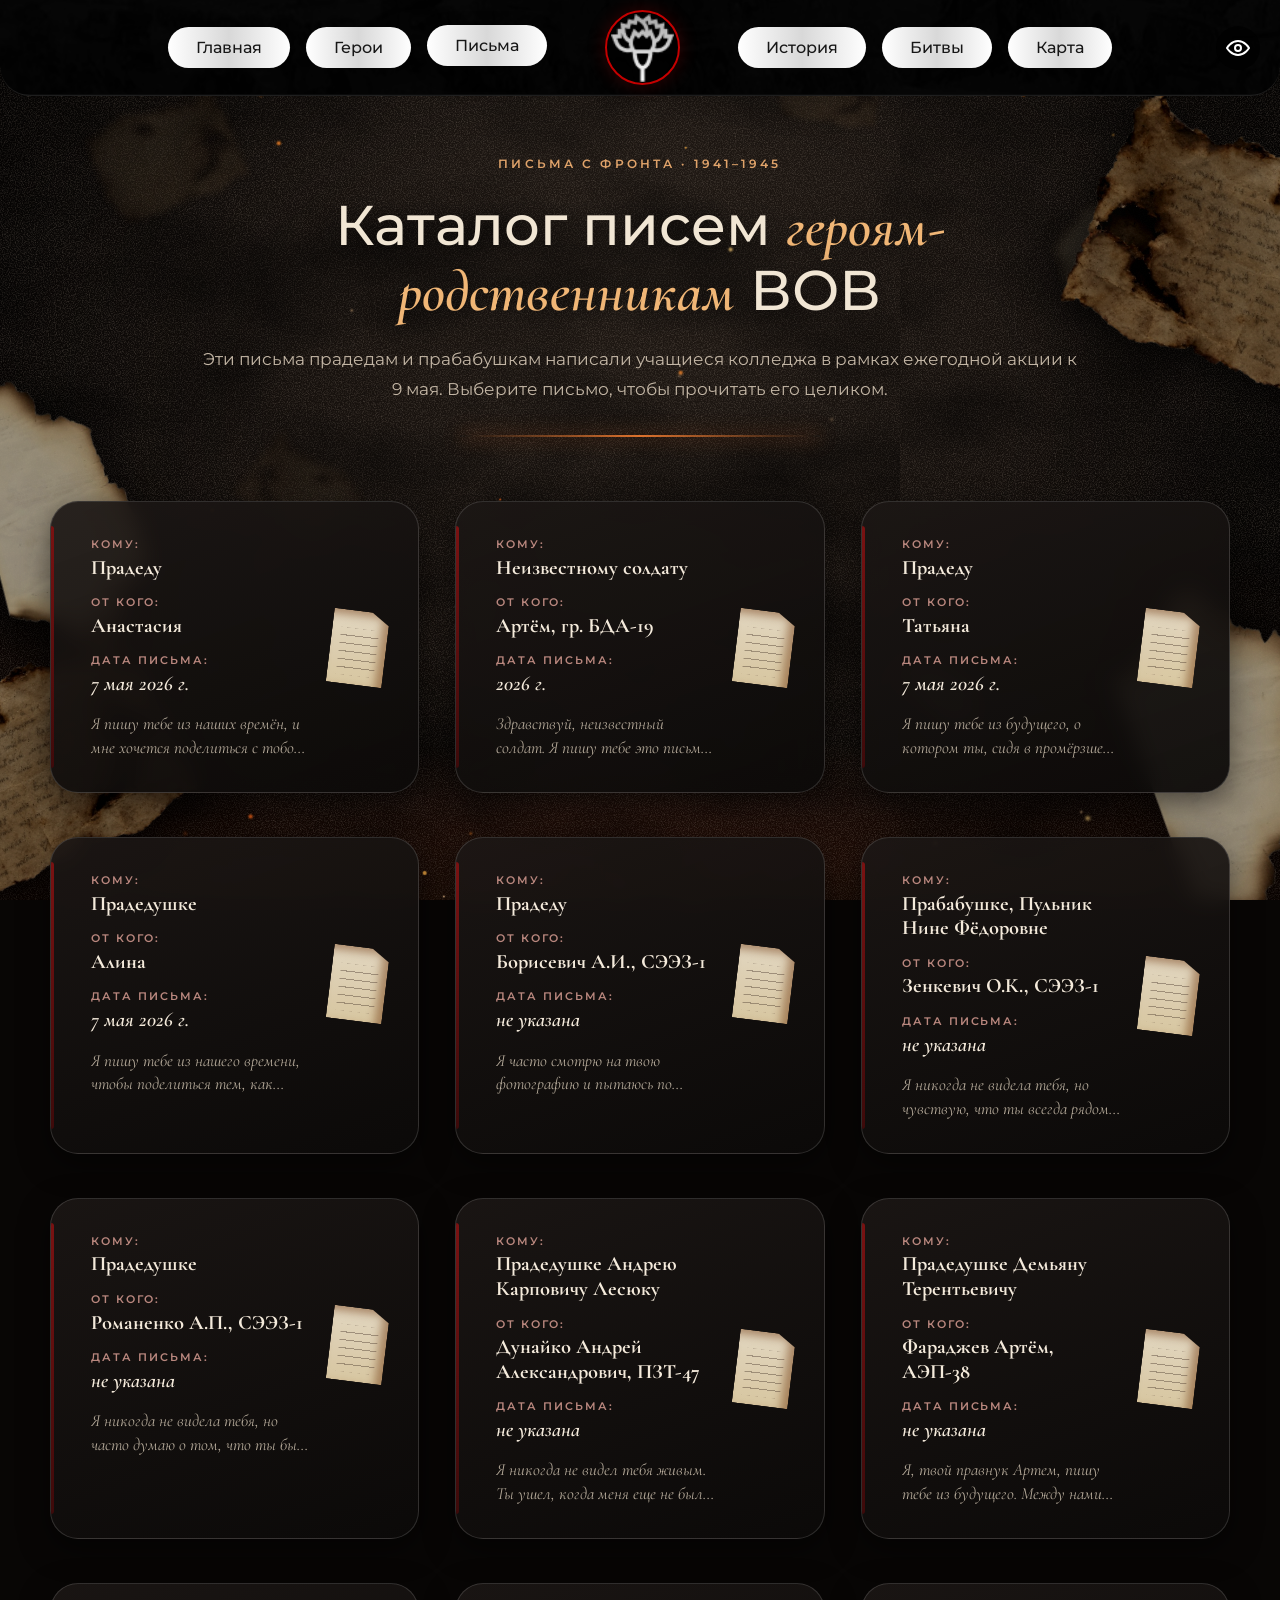
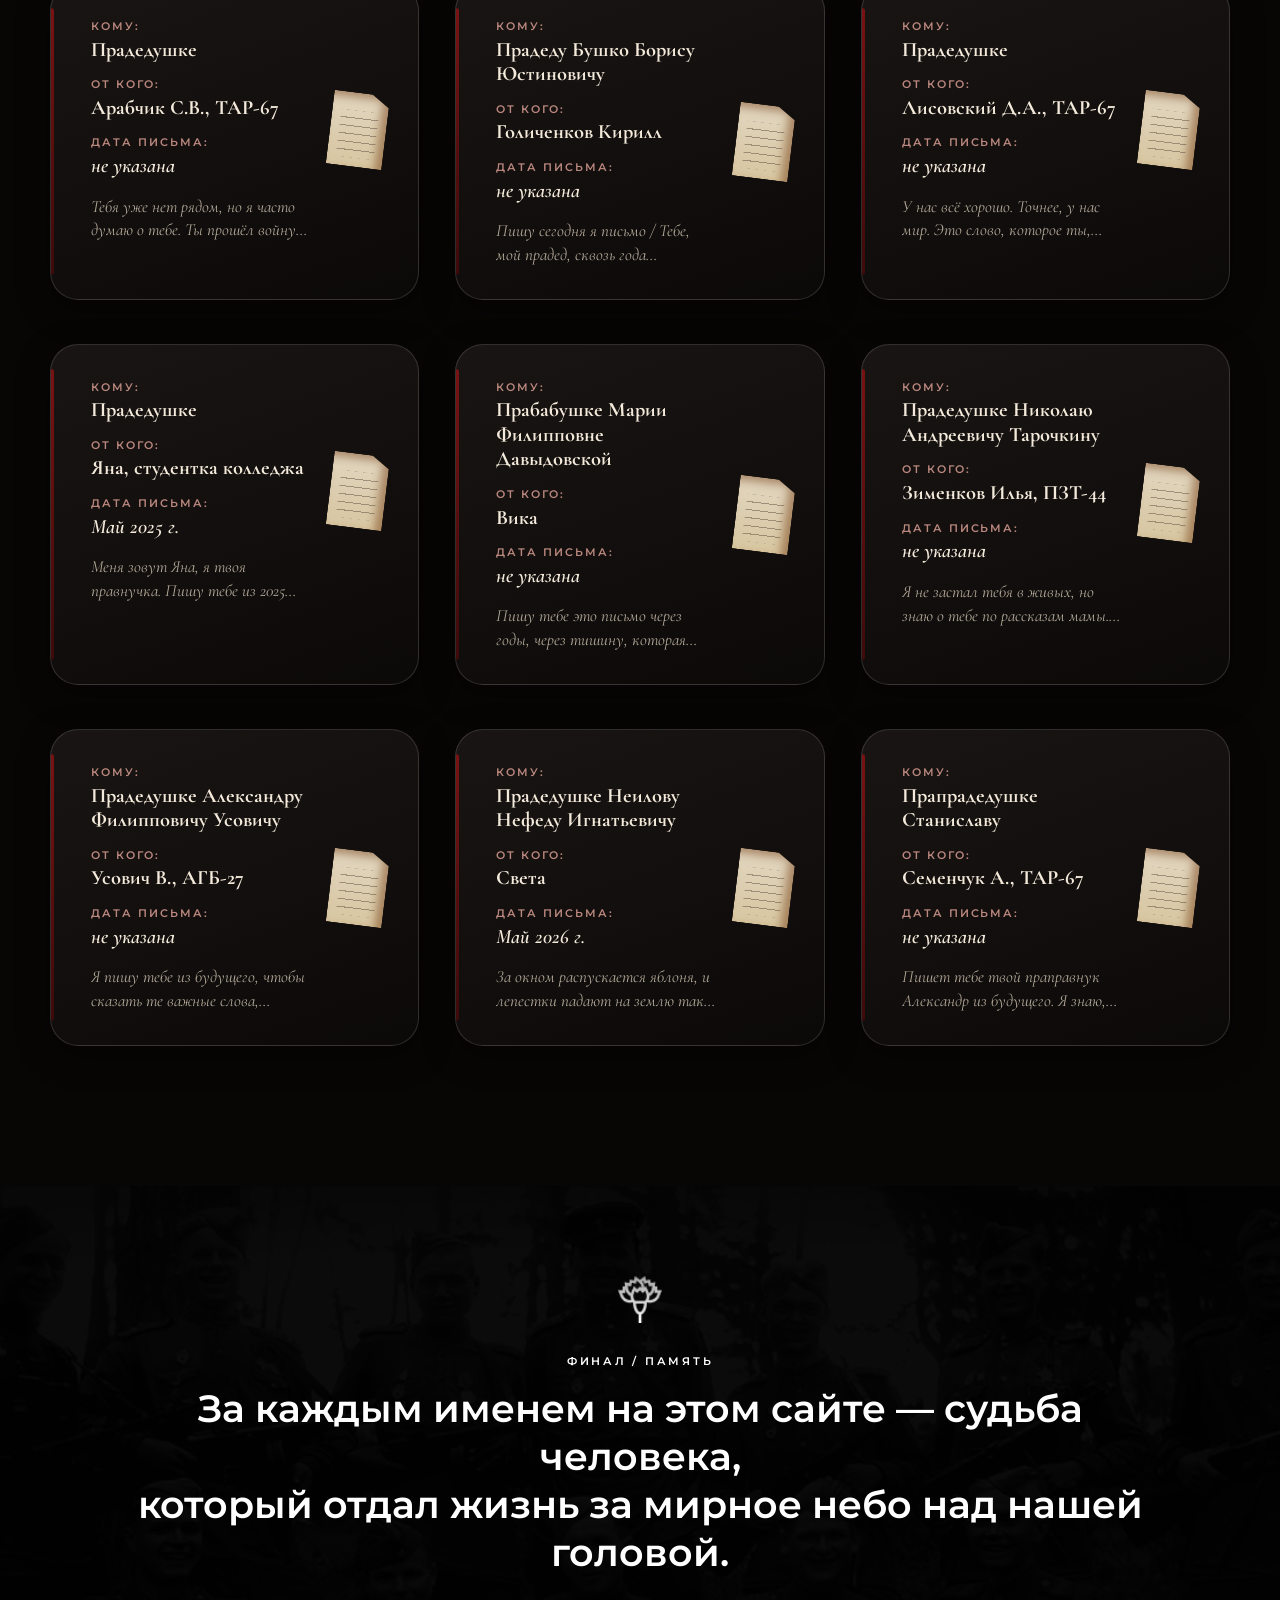
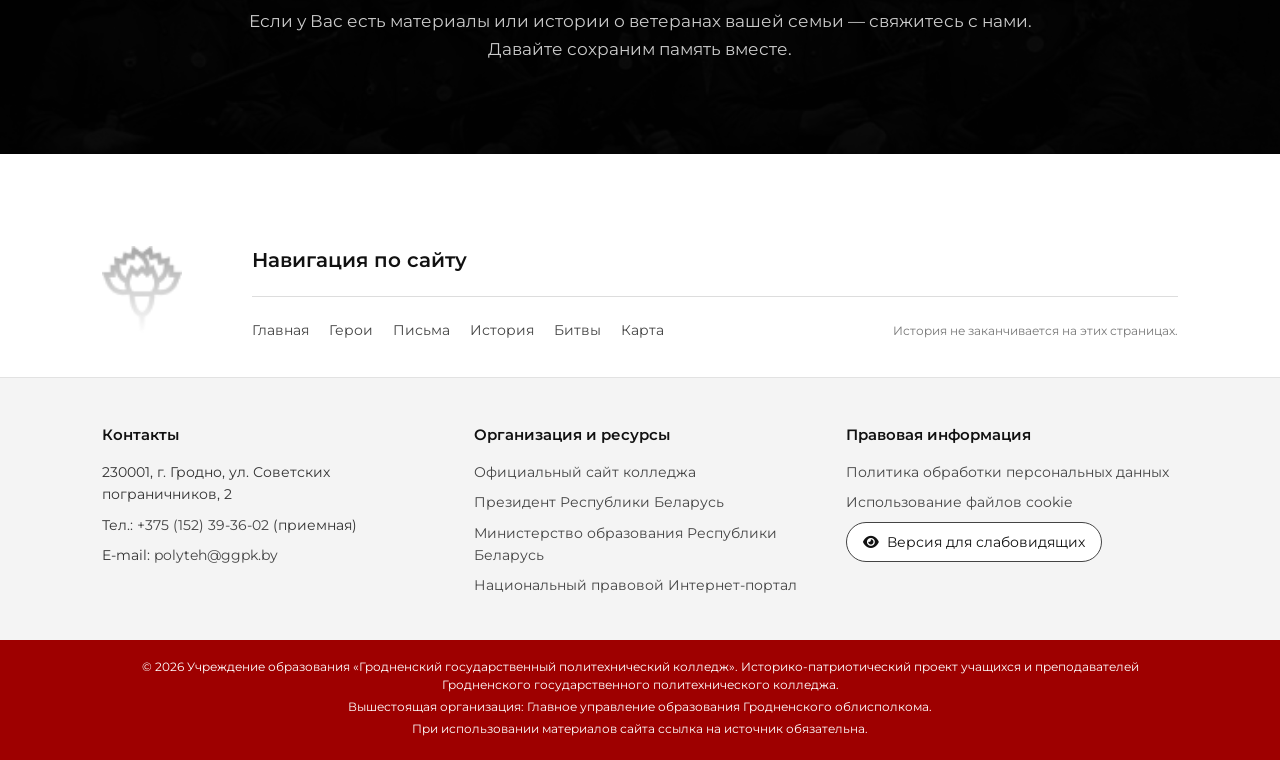
<file: catalog.html>
<!DOCTYPE html>
<html lang="ru">
<head>
    <meta charset="UTF-8">
    <meta name="viewport" content="width=device-width, initial-scale=1.0">
    <meta name="theme-color" content="#0a0a0a">
    <title>Каталог писем героям-родственникам ВОВ — Сохраним память вместе</title>
    <meta name="description" content="Письма фронтовиков и героев Великой Отечественной войны, сохранённые их семьями.">
    <link rel="shortcut icon" href="./img/logo.png" type="image/x-icon">
    <link rel="preconnect" href="https://fonts.googleapis.com">
    <link href="https://fonts.googleapis.com/css2?family=Montserrat:wght@400;500;600;700&family=Cormorant+Garamond:ital,wght@0,500;0,600;0,700;1,500;1,600&family=Marck+Script&display=swap" rel="stylesheet">
    <link rel="stylesheet" href="css/style.css">
    <link rel="stylesheet" href="components/header.css">
    <link rel="stylesheet" href="components/footer.css">
    <link rel="stylesheet" href="css/letters.css">
    <script src="components/header.js"></script>
    <script src="components/footer.js"></script>
</head>
<body class="letters-page">
<svg width="0" height="0" style="position:absolute" aria-hidden="true" focusable="false">
  <defs>
    <filter id="paper-edge" x="-3%" y="-3%" width="106%" height="106%" color-interpolation-filters="sRGB">
      <feTurbulence type="fractalNoise" baseFrequency="0.02 0.03" numOctaves="3" seed="8" result="n"/>
      <feDisplacementMap in="SourceGraphic" in2="n" scale="9" xChannelSelector="R" yChannelSelector="G" result="rough"/>
      <feMorphology in="rough" operator="erode" radius="3" result="in"/>
      <feGaussianBlur in="in" stdDeviation="2" result="inb"/>
      <feComposite in="rough" in2="inb" operator="out" result="rim"/>
      <feFlood flood-color="#b88f55" flood-opacity=".75"/>
      <feComposite in2="rim" operator="in" result="edge"/>
      <feMerge><feMergeNode in="rough"/><feMergeNode in="edge"/></feMerge>
    </filter>
  </defs>
</svg>

<!-- ФОН «пепелище»: статичный, фиксированный, не скроллится и не анимируется -->
<div class="ash-bg" aria-hidden="true"></div>
<div class="ash-sparks" aria-hidden="true"></div>
<div class="ash-decor" aria-hidden="true">
    <!-- дальние: мелкие, размытые, полупрозрачные -->
    <img class="frag far" src="./img/letters/letter-fragment.png" alt="" style="width:150px;top:11%;left:7%;--r:-18deg;--b:3px;--o:.30">
    <img class="frag far" src="./img/letters/paper-burnt.png"     alt="" style="width:92px;top:20%;right:11%;--r:24deg;--fx:-1;--b:4px;--o:.28">
    <img class="frag far" src="./img/letters/letter-fragment.png" alt="" style="width:118px;top:50%;left:19%;--r:31deg;--fx:-1;--b:3.5px;--o:.24">
    <img class="frag far" src="./img/letters/paper-burnt.png"     alt="" style="width:84px;bottom:17%;right:23%;--r:-40deg;--b:3px;--o:.30">
    <img class="frag far" src="./img/letters/letter-fragment.png" alt="" style="width:108px;top:5%;right:31%;--r:12deg;--b:2.5px;--o:.30">
    <!-- ближние: крупные и чёткие, жмутся к краям -->
    <img class="frag near" src="./img/letters/paper-burnt.png"     alt="" style="width:260px;top:38%;left:-80px;--r:-14deg">
    <img class="frag near" src="./img/letters/letter-fragment.png" alt="" style="width:340px;top:14%;right:-140px;--r:17deg;--fx:-1">
    <img class="frag near" src="./img/letters/paper-burnt.png"     alt="" style="width:300px;bottom:-50px;right:-90px;--r:160deg;--fx:-1">
    <img class="frag near" src="./img/letters/letter-fragment.png" alt="" style="width:300px;bottom:3%;left:-120px;--r:-22deg">
</div>

<site-header active="letters"></site-header>

<main class="letters-main">
    <header class="catalog-head">
        <span class="catalog-kicker">Письма с фронта · 1941–1945</span>
        <h1>Каталог писем <em>героям-родственникам</em> ВОВ</h1>
        <p>Эти письма прадедам и прабабушкам написали учащиеся колледжа в рамках ежегодной акции к 9 мая. Выберите письмо, чтобы прочитать его целиком.</p>
        <span class="ember-rule" aria-hidden="true"></span>
    </header>

    <!-- Карточки строит js/catalog.js из data/letters.js -->
    <section class="letters-grid" id="lettersGrid" aria-label="Каталог писем"></section>

    <div class="empty-sheet" id="lettersEmpty" hidden>
        <p class="empty-title">Письма скоро появятся…</p>
        <p class="empty-text">Мы бережно собираем письма из семейных архивов. Совсем скоро здесь можно будет их прочитать.</p>
    </div>
</main>

<site-footer></site-footer>

<script type="module" src="js/catalog.js"></script>
</body>
</html>
</file>
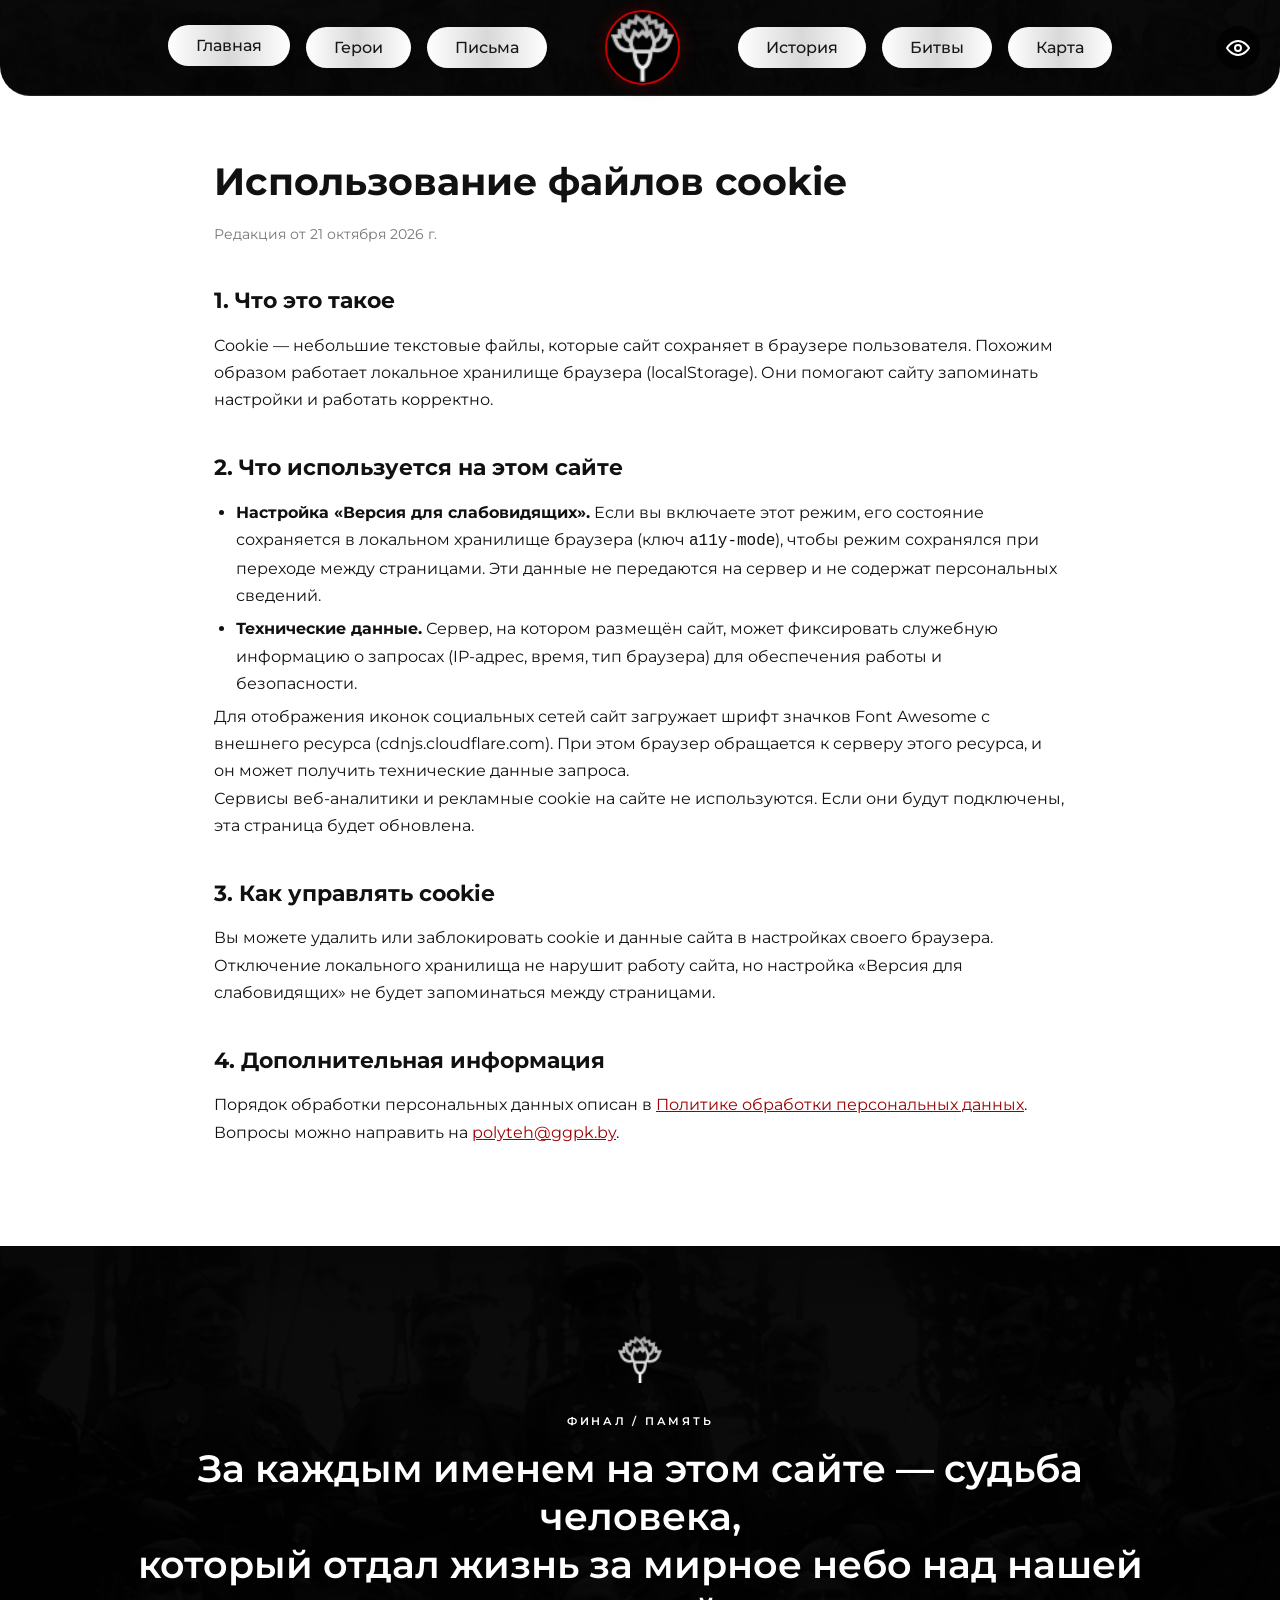
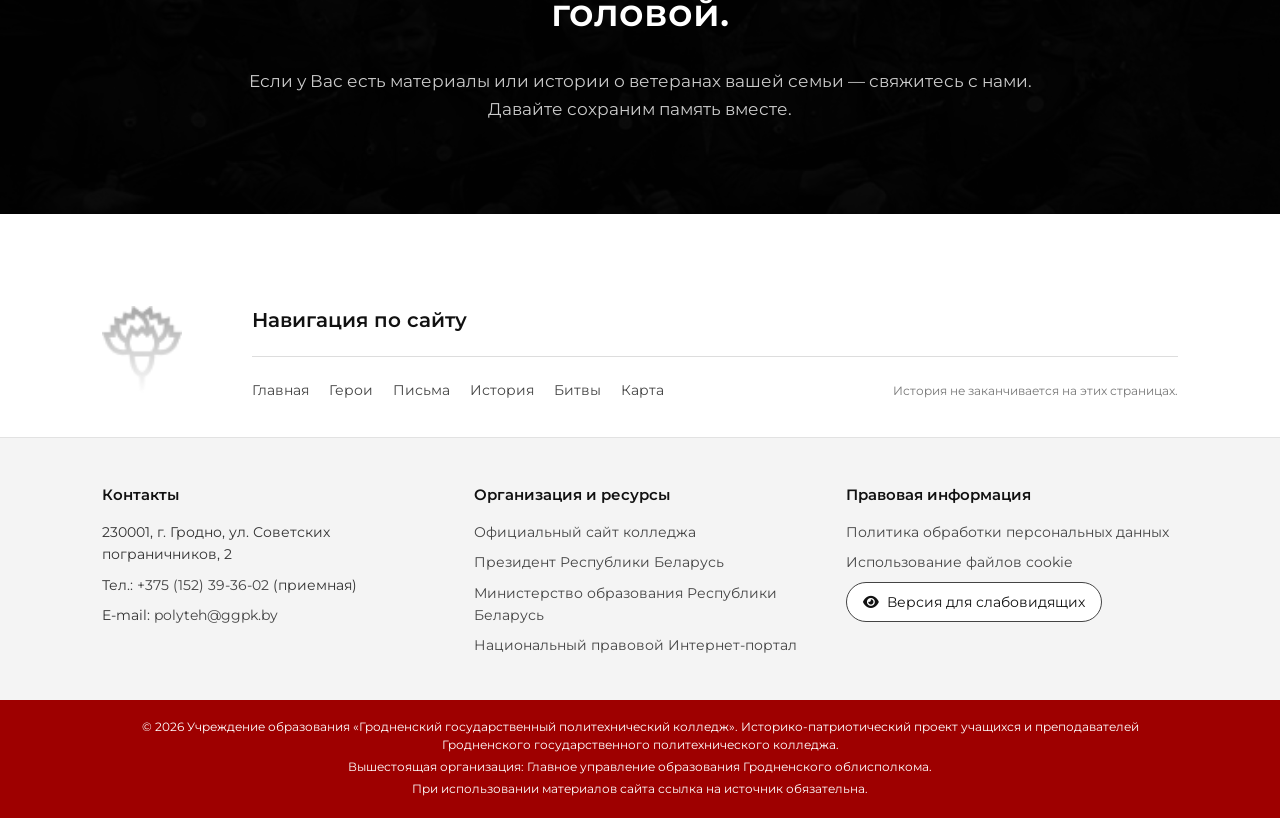
<file: cookies.html>
<!DOCTYPE html>
<html lang="ru">
<head>
    <meta charset="UTF-8">
    <meta name="viewport" content="width=device-width, initial-scale=1">
    <title>Использование файлов cookie</title>
    <meta name="theme-color" content="#0a0a0a">
    <link rel="shortcut icon" href="./img/logo.png" type="image/x-icon">
    <link href="https://fonts.googleapis.com/css2?family=Montserrat:wght@300;400;500;600;700;800&family=Cormorant+Garamond:ital,wght@0,400;0,500;0,600;0,700;1,400;1,500;1,600;1,700&display=swap" rel="stylesheet">
    <link rel="stylesheet" href="css/style.css">
    <link rel="stylesheet" href="components/header.css">
    <link rel="stylesheet" href="components/footer.css">
    <script src="components/header.js"></script>
    <script src="components/footer.js"></script>
    <style>
        body { background: #fff; color: #111; }
        .legal-page { max-width: 900px; margin: 0 auto; padding: 150px 24px 70px; line-height: 1.7; }
        .legal-page h1 { font-size: clamp(26px, 4vw, 38px); margin: 0 0 8px; }
        .legal-page .legal-date { color: #777; font-size: 14px; margin: 0 0 36px; }
        .legal-page h2 { font-size: 22px; margin: 36px 0 12px; }
        .legal-page p, .legal-page li { font-size: 16px; }
        .legal-page ul { padding-left: 22px; }
        .legal-page li { margin-bottom: 6px; }
        .legal-page a { color: var(--red, #9e0000); }
        @media (max-width: 768px) { .legal-page { padding-top: 120px; } }
    </style>
</head>
<body>
    <site-header></site-header>

    <main class="legal-page">
        <h1>Использование файлов cookie</h1>
        <p class="legal-date">Редакция от 21 октября 2026 г.</p>

        <h2>1. Что это такое</h2>
        <p>Cookie — небольшие текстовые файлы, которые сайт сохраняет в браузере пользователя. Похожим образом работает локальное хранилище браузера (localStorage). Они помогают сайту запоминать настройки и работать корректно.</p>

        <h2>2. Что используется на этом сайте</h2>
        <ul>
            <li><strong>Настройка «Версия для слабовидящих».</strong> Если вы включаете этот режим, его состояние сохраняется в локальном хранилище браузера (ключ <code>a11y-mode</code>), чтобы режим сохранялся при переходе между страницами. Эти данные не передаются на сервер и не содержат персональных сведений.</li>
            <li><strong>Технические данные.</strong> Сервер, на котором размещён сайт, может фиксировать служебную информацию о запросах (IP-адрес, время, тип браузера) для обеспечения работы и безопасности.</li>
        </ul>
        <p>Для отображения иконок социальных сетей сайт загружает шрифт значков Font Awesome с внешнего ресурса (cdnjs.cloudflare.com). При этом браузер обращается к серверу этого ресурса, и он может получить технические данные запроса.</p>
        <p>Сервисы веб-аналитики и рекламные cookie на сайте не используются. Если они будут подключены, эта страница будет обновлена.</p>

        <h2>3. Как управлять cookie</h2>
        <p>Вы можете удалить или заблокировать cookie и данные сайта в настройках своего браузера. Отключение локального хранилища не нарушит работу сайта, но настройка «Версия для слабовидящих» не будет запоминаться между страницами.</p>

        <h2>4. Дополнительная информация</h2>
        <p>Порядок обработки персональных данных описан в <a href="privacy.html">Политике обработки персональных данных</a>. Вопросы можно направить на <a href="mailto:polyteh@ggpk.by">polyteh@ggpk.by</a>.</p>
    </main>

    <site-footer></site-footer>
</body>
</html>
</file>
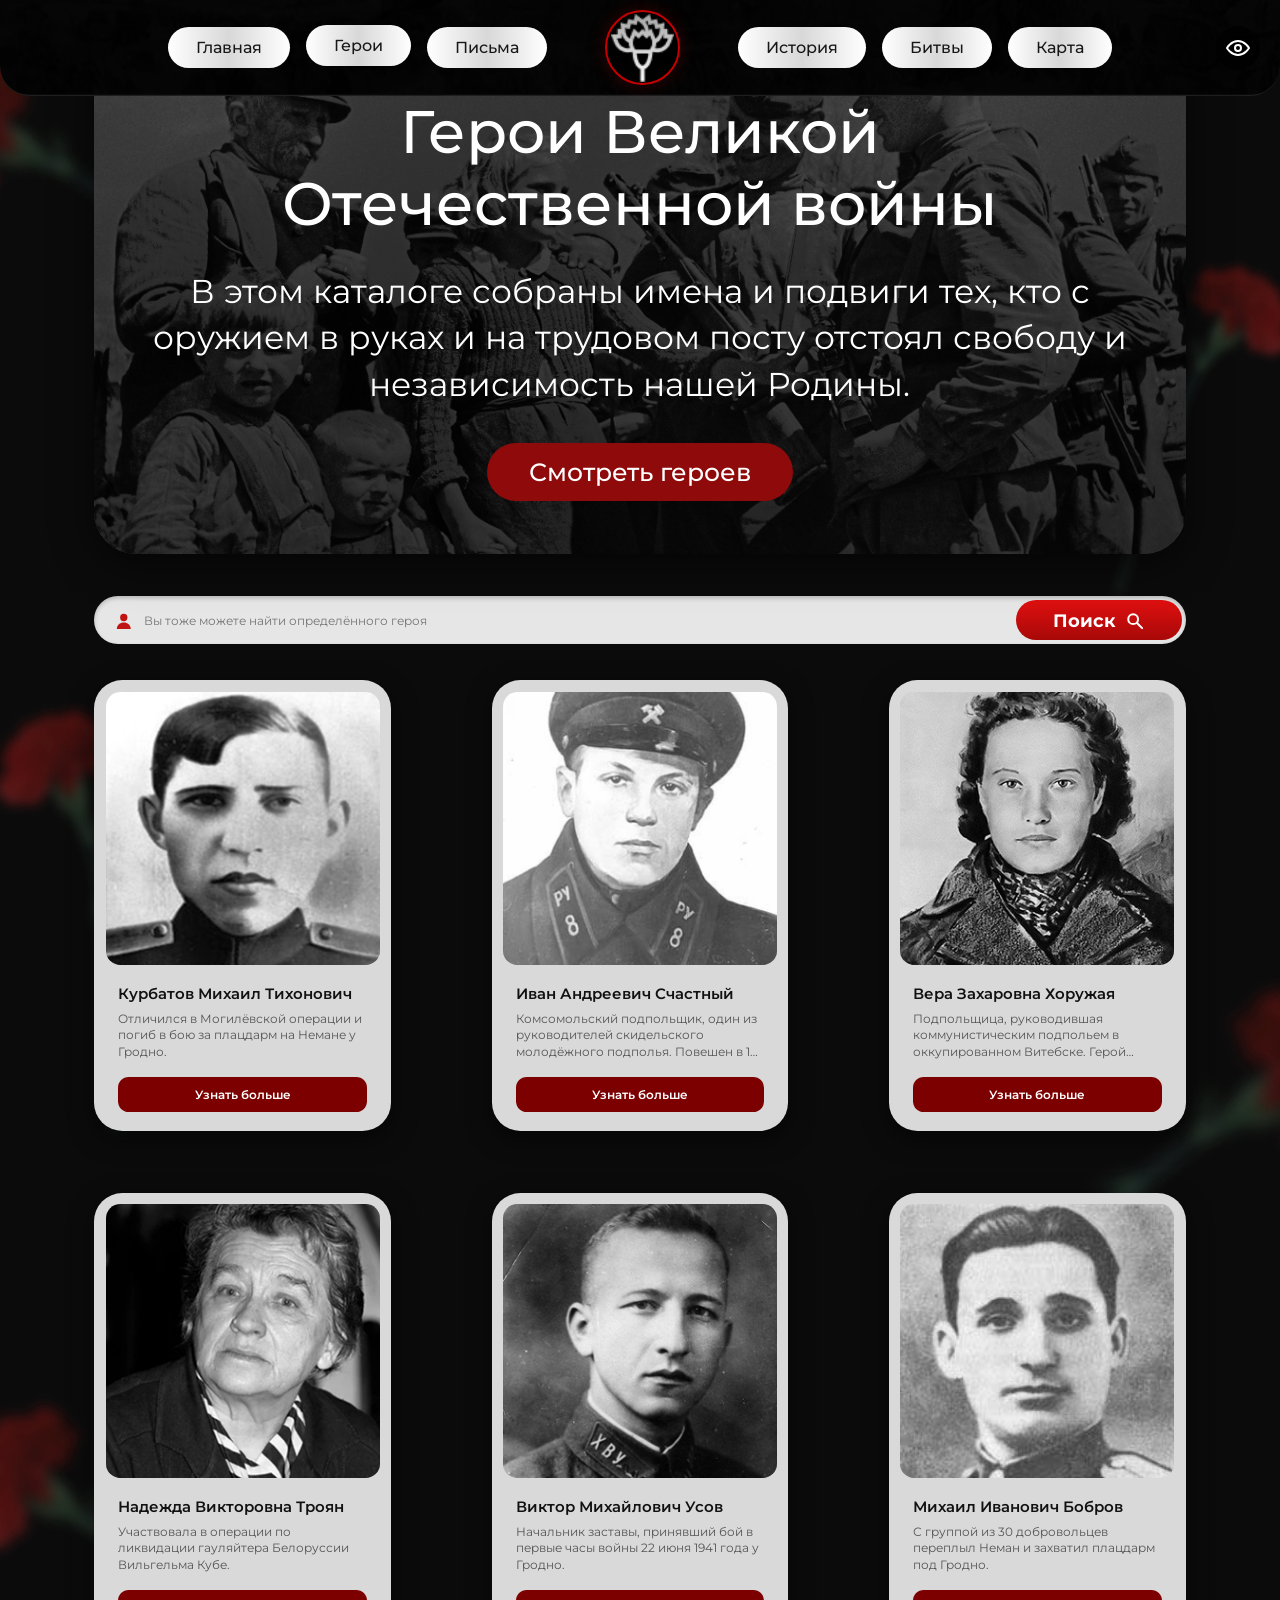
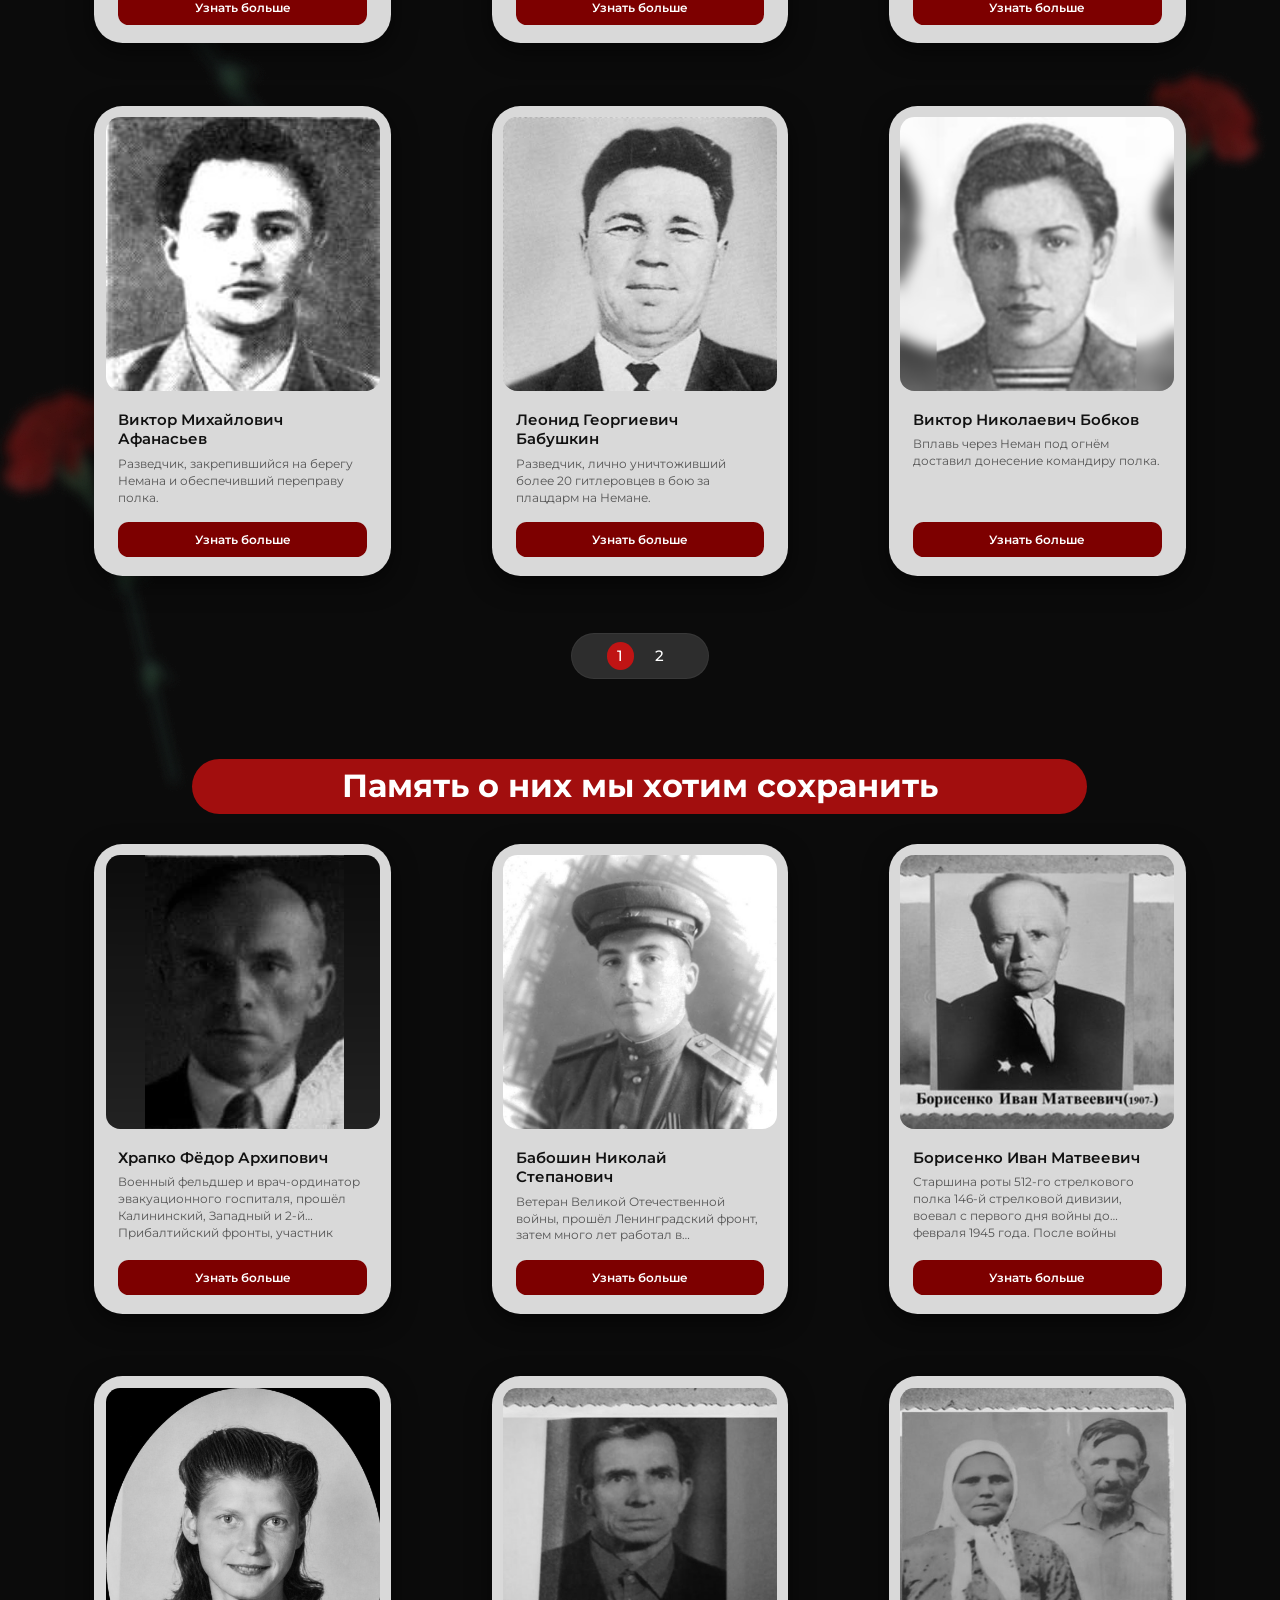
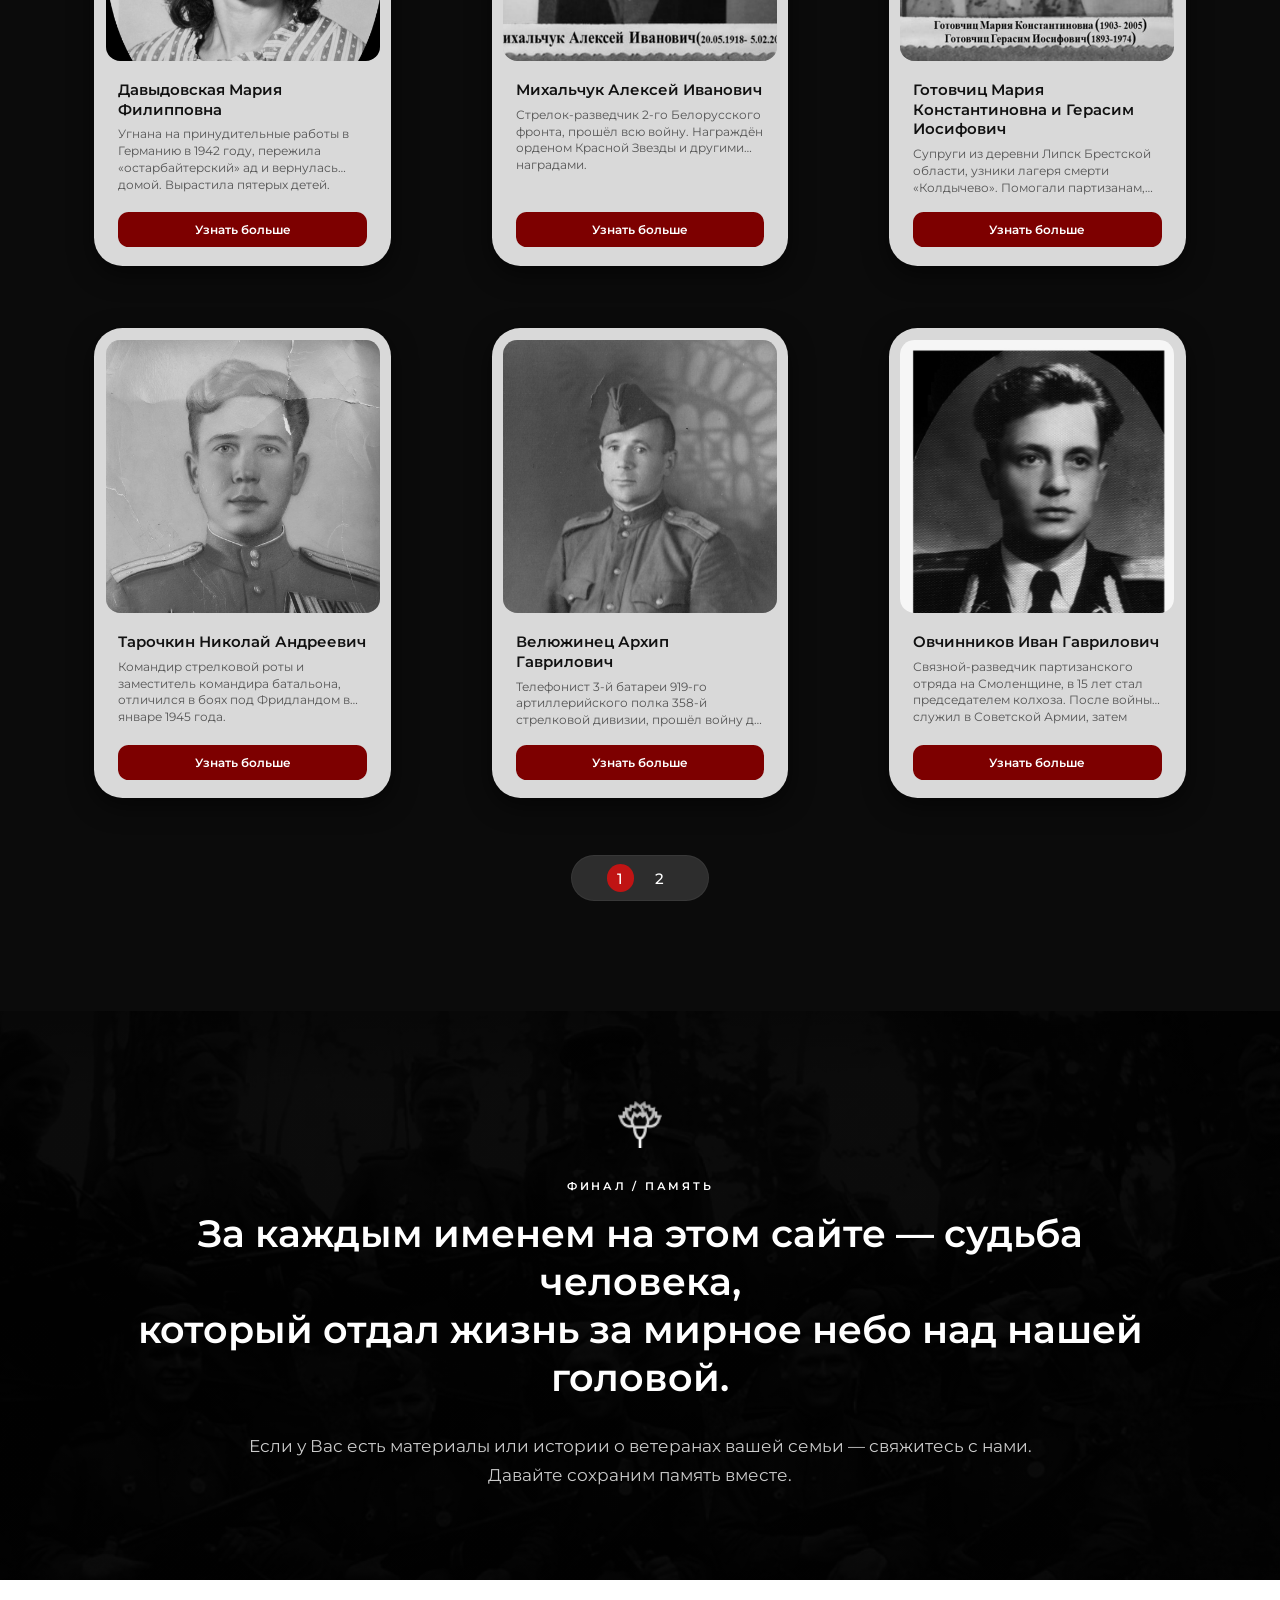
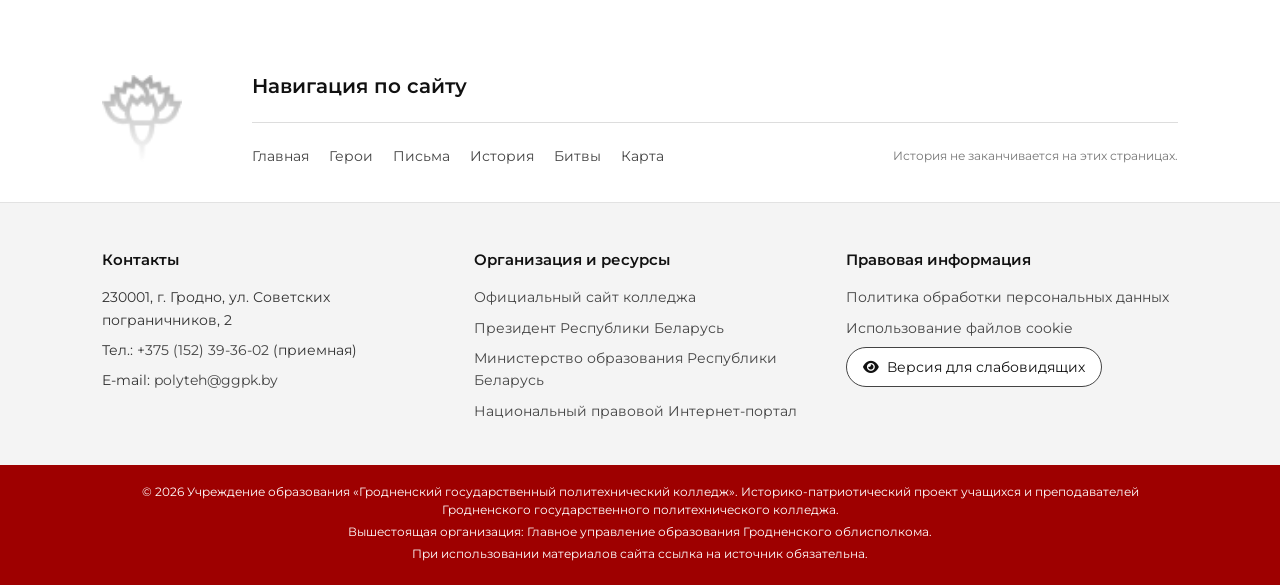
<file: heroes.html>
<!DOCTYPE html>
<html lang="ru">
<head>
<meta charset="UTF-8">
<meta name="viewport" content="width=device-width, initial-scale=1">
<title>Каталог героев</title>
<link rel="shortcut icon" href="./img/logo.png" type="image/x-icon">
<link rel="preconnect" href="https://fonts.googleapis.com">
<link href="https://fonts.googleapis.com/css2?family=Montserrat:wght@400;500;600;700&display=swap" rel="stylesheet">
<link rel="stylesheet" href="css/style.css">
<link rel="stylesheet" href="components/header.css">
<link rel="stylesheet" href="components/footer.css">
<script src="components/header.js"></script>
<script src="components/footer.js"></script>
<link rel="stylesheet" href="css/heroes.css">
</head>
<body>
 
<div class="bg-flowers" aria-hidden="true">
<i class="fl f1"></i><i class="fl f2"></i><i class="fl f3"></i><i class="fl f4"></i><i class="fl f5"></i><i class="fl f6"></i><i class="fl f7"></i>
</div>
 
<!-- ХЕДЕР: подтягивается с главной страницы (тут не верстается) -->
<site-header active="heroes"></site-header>

<div class="wrap">
  <div class="inner">
    <section class="hero">
      <div class="hero-bg"></div>
      <div class="hero-in">
        <h1>Герои Великой<br>Отечественной войны</h1>
        <p>В этом каталоге собраны имена и подвиги тех, кто с оружием в руках и на трудовом посту отстоял свободу и независимость нашей Родины.</p>
        <a href="#catalog" class="btn big">Смотреть героев</a>
      </div>
    </section>

    <form class="search" id="searchForm" autocomplete="off">
      <svg class="ico" viewBox="0 0 24 24"><circle cx="12" cy="8" r="4.5" fill="currentColor"/><path d="M3.5 22c0-5 3.8-8 8.5-8s8.5 3 8.5 8z" fill="currentColor"/></svg>
      <input id="searchInput" type="search" placeholder="Вы тоже можете найти определённого героя">
      <button type="submit" class="btn">Поиск
        <svg viewBox="0 0 24 24" width="1.1em" height="1.1em"><circle cx="10" cy="10" r="6" fill="none" stroke="currentColor" stroke-width="2.5"/><path d="M15 15l6 6" stroke="currentColor" stroke-width="2.5" stroke-linecap="round"/></svg>
      </button>
    </form>

    <main id="catalog">
      <div class="grid" id="grid"></div>
      <p class="empty" id="empty" hidden>Никого не нашли. Попробуйте изменить запрос.</p>
      <nav class="pager" id="pager" aria-label="Страницы"></nav>
    </main>

<!-- Герои наших студентов -->
    <section class="students" id="students" hidden>
      <h2>Память о них мы хотим сохранить</h2>
      <div class="grid" id="studentsGrid"></div>
      <nav class="pager" id="studentsPager" aria-label="Страницы героев наших студентов"></nav>
    </section>

  </div>
</div>

<!-- ФУТЕР: вне .wrap, чтобы под ним не было нижнего отступа страницы -->
<site-footer></site-footer>

<script src="js/heroes-data.js"></script>
<script src="js/heroes.js"></script>
</body>
</html>
</file>
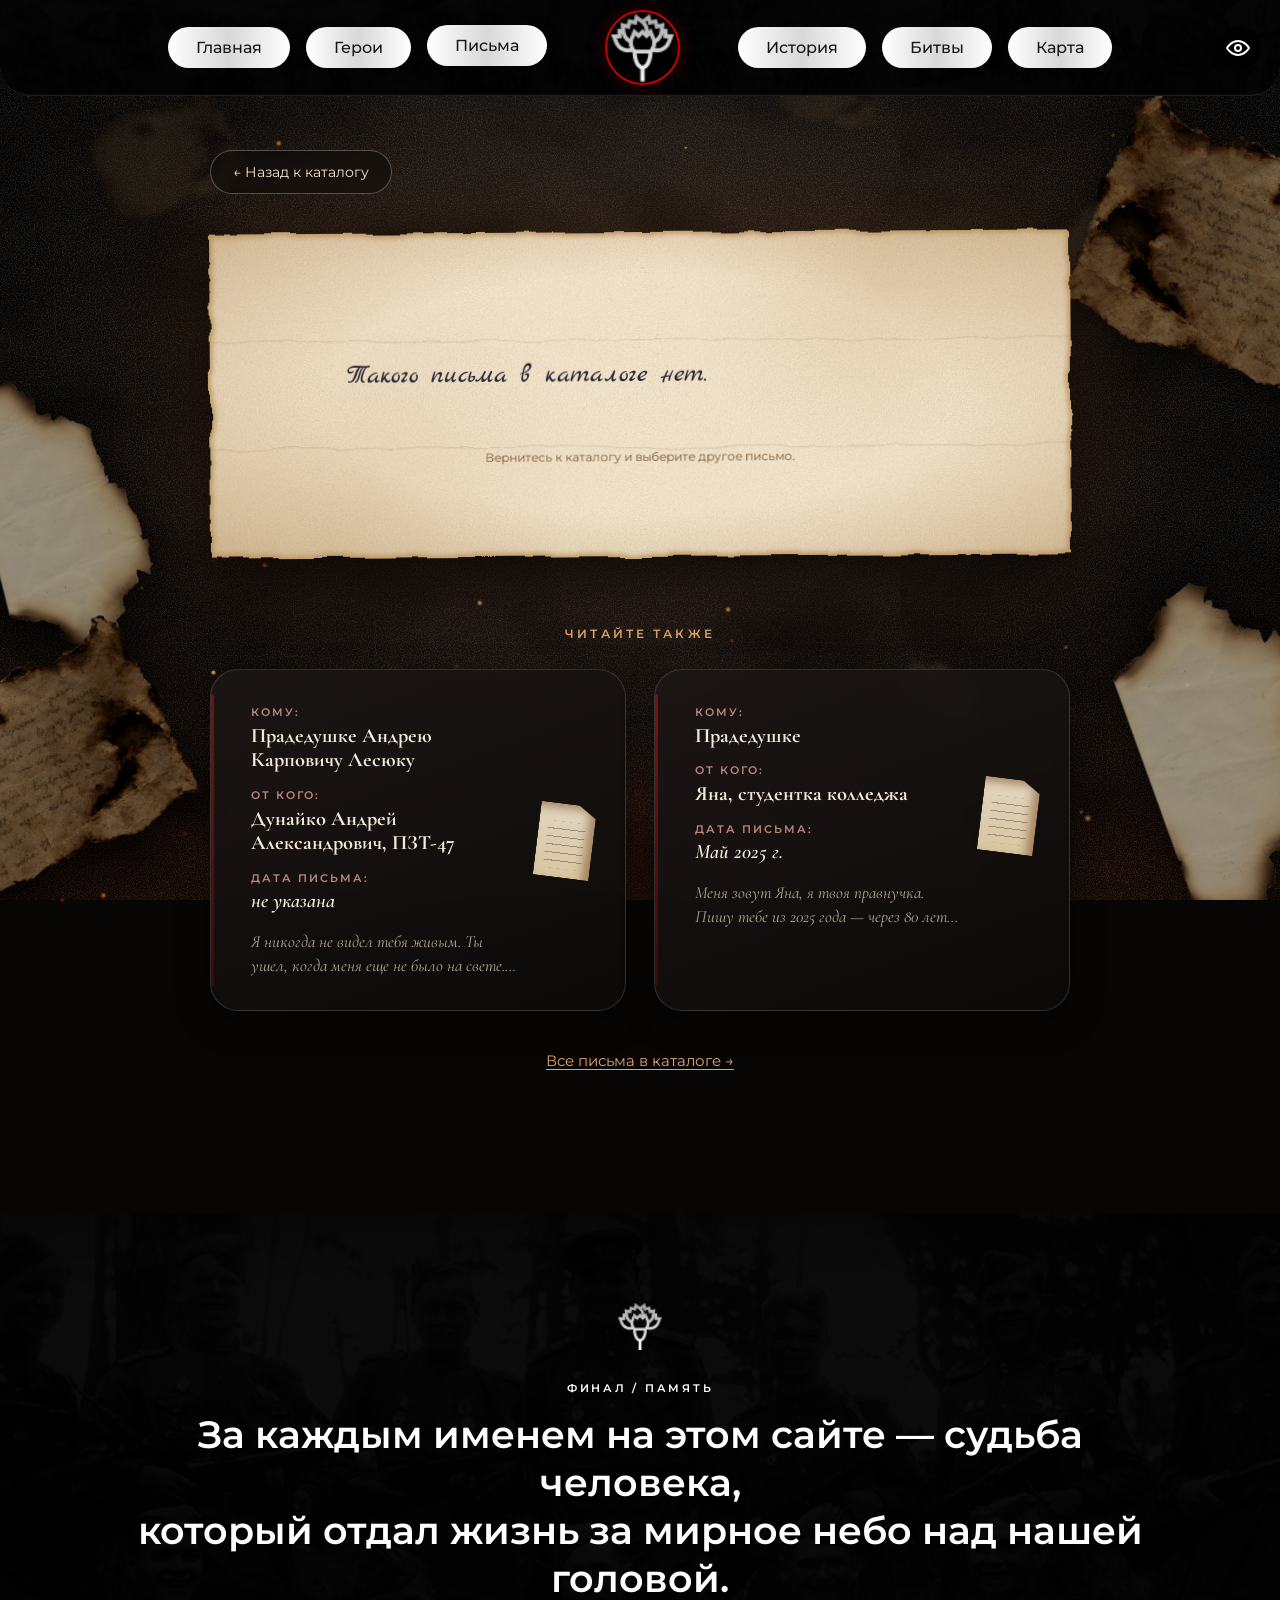
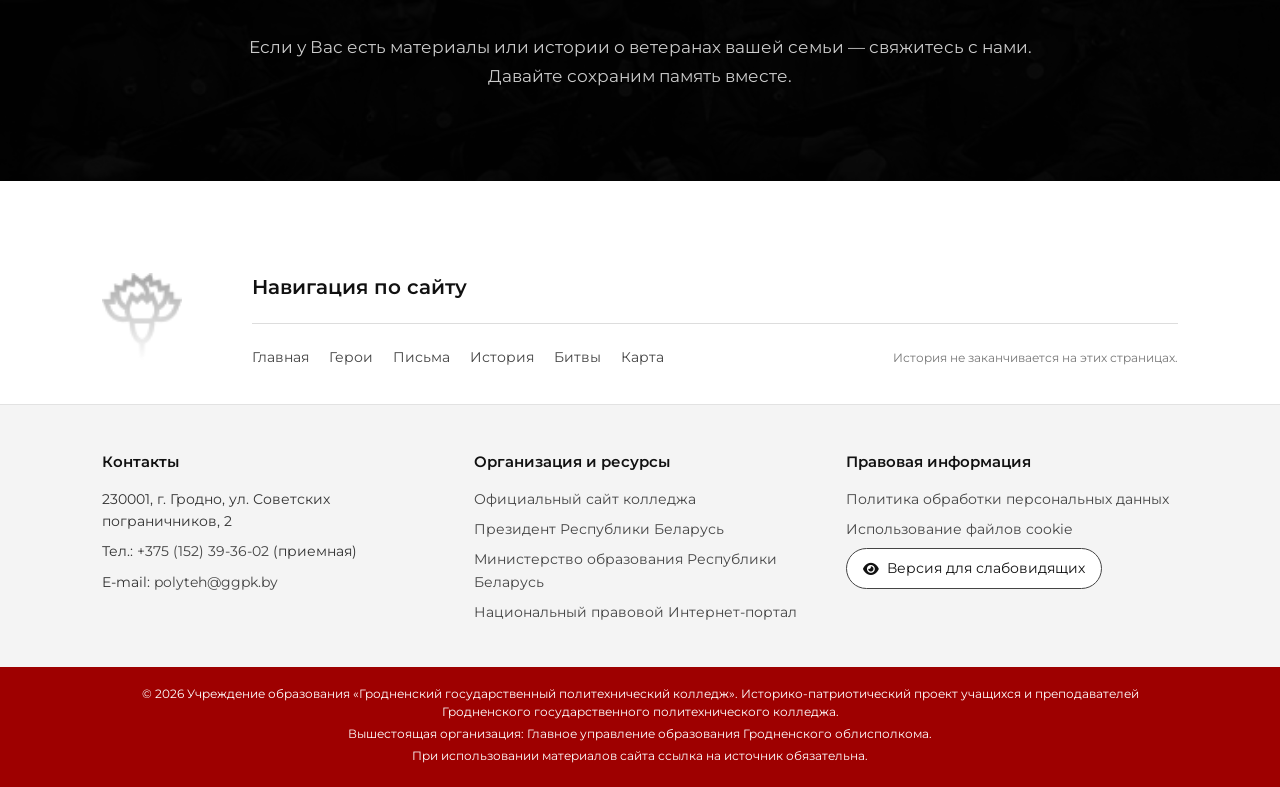
<file: letter.html>
<!DOCTYPE html>
<html lang="ru">
<head>
    <meta charset="UTF-8">
    <meta name="viewport" content="width=device-width, initial-scale=1.0">
    <meta name="theme-color" content="#0a0a0a">
    <title>Письмо — Сохраним память вместе</title>
    <meta name="description" content="Письмо времён Великой Отечественной войны.">
    <link rel="shortcut icon" href="./img/logo.png" type="image/x-icon">
    <link rel="preconnect" href="https://fonts.googleapis.com">
    <link href="https://fonts.googleapis.com/css2?family=Montserrat:wght@400;500;600;700&family=Cormorant+Garamond:ital,wght@0,500;0,600;0,700;1,500;1,600&family=Marck+Script&display=swap" rel="stylesheet">
    <link rel="stylesheet" href="css/style.css">
    <link rel="stylesheet" href="components/header.css">
    <link rel="stylesheet" href="components/footer.css">
    <link rel="stylesheet" href="css/letters.css">
    <script src="components/header.js"></script>
    <script src="components/footer.js"></script>
</head>
<body class="letters-page">
<svg width="0" height="0" style="position:absolute" aria-hidden="true" focusable="false">
  <defs>
    <filter id="paper-edge" x="-3%" y="-3%" width="106%" height="106%" color-interpolation-filters="sRGB">
      <feTurbulence type="fractalNoise" baseFrequency="0.02 0.03" numOctaves="3" seed="8" result="n"/>
      <feDisplacementMap in="SourceGraphic" in2="n" scale="9" xChannelSelector="R" yChannelSelector="G" result="rough"/>
      <feMorphology in="rough" operator="erode" radius="3" result="in"/>
      <feGaussianBlur in="in" stdDeviation="2" result="inb"/>
      <feComposite in="rough" in2="inb" operator="out" result="rim"/>
      <feFlood flood-color="#b88f55" flood-opacity=".75"/>
      <feComposite in2="rim" operator="in" result="edge"/>
      <feMerge><feMergeNode in="rough"/><feMergeNode in="edge"/></feMerge>
    </filter>
  </defs>
</svg>

<!-- ФОН «пепелище»: статичный, фиксированный, не скроллится и не анимируется -->
<div class="ash-bg" aria-hidden="true"></div>
<div class="ash-sparks" aria-hidden="true"></div>
<div class="ash-decor" aria-hidden="true">
    <!-- дальние: мелкие, размытые, полупрозрачные -->
    <img class="frag far" src="./img/letters/letter-fragment.png" alt="" style="width:150px;top:11%;left:7%;--r:-18deg;--b:3px;--o:.30">
    <img class="frag far" src="./img/letters/paper-burnt.png"     alt="" style="width:92px;top:20%;right:11%;--r:24deg;--fx:-1;--b:4px;--o:.28">
    <img class="frag far" src="./img/letters/letter-fragment.png" alt="" style="width:118px;top:50%;left:19%;--r:31deg;--fx:-1;--b:3.5px;--o:.24">
    <img class="frag far" src="./img/letters/paper-burnt.png"     alt="" style="width:84px;bottom:17%;right:23%;--r:-40deg;--b:3px;--o:.30">
    <img class="frag far" src="./img/letters/letter-fragment.png" alt="" style="width:108px;top:5%;right:31%;--r:12deg;--b:2.5px;--o:.30">
    <!-- ближние: крупные и чёткие, жмутся к краям -->
    <img class="frag near" src="./img/letters/paper-burnt.png"     alt="" style="width:260px;top:38%;left:-80px;--r:-14deg">
    <img class="frag near" src="./img/letters/letter-fragment.png" alt="" style="width:340px;top:14%;right:-140px;--r:17deg;--fx:-1">
    <img class="frag near" src="./img/letters/paper-burnt.png"     alt="" style="width:300px;bottom:-50px;right:-90px;--r:160deg;--fx:-1">
    <img class="frag near" src="./img/letters/letter-fragment.png" alt="" style="width:300px;bottom:3%;left:-120px;--r:-22deg">
</div>

<site-header active="letters"></site-header>

<main class="letters-main letter-main">
    <div class="crumbs"><a class="btn-ghost-pill" href="catalog.html">← Назад к каталогу</a></div>

    <!-- Письмо строит js/letter.js по ?id=... из data/letters.js -->
    <div class="sheet-wrap">
        <article class="sheet" id="sheet" aria-live="polite">
            <span class="paper" aria-hidden="true"></span>
            <div class="l-top">
                <div class="l-to" id="letterTo"></div>
                <div class="l-date" id="letterDate"></div>
            </div>
            <div class="l-body" id="letterBody"></div>
            <div class="l-sign" id="letterSign"></div>
            <p class="l-note" id="letterNote" hidden></p>
        </article>
    </div>

    <!-- Предложенные письма: 2 случайных (кроме текущего), строит js/letter.js -->
    <section class="more" id="moreLetters" hidden>
        <span class="more-kicker">Читайте также</span>
        <div class="more-grid" id="moreGrid"></div>
    </section>

    <p class="more-all"><a href="catalog.html">Все письма в каталоге →</a></p>
</main>

<site-footer></site-footer>

<script type="module" src="js/letter.js"></script>
</body>
</html>
</file>
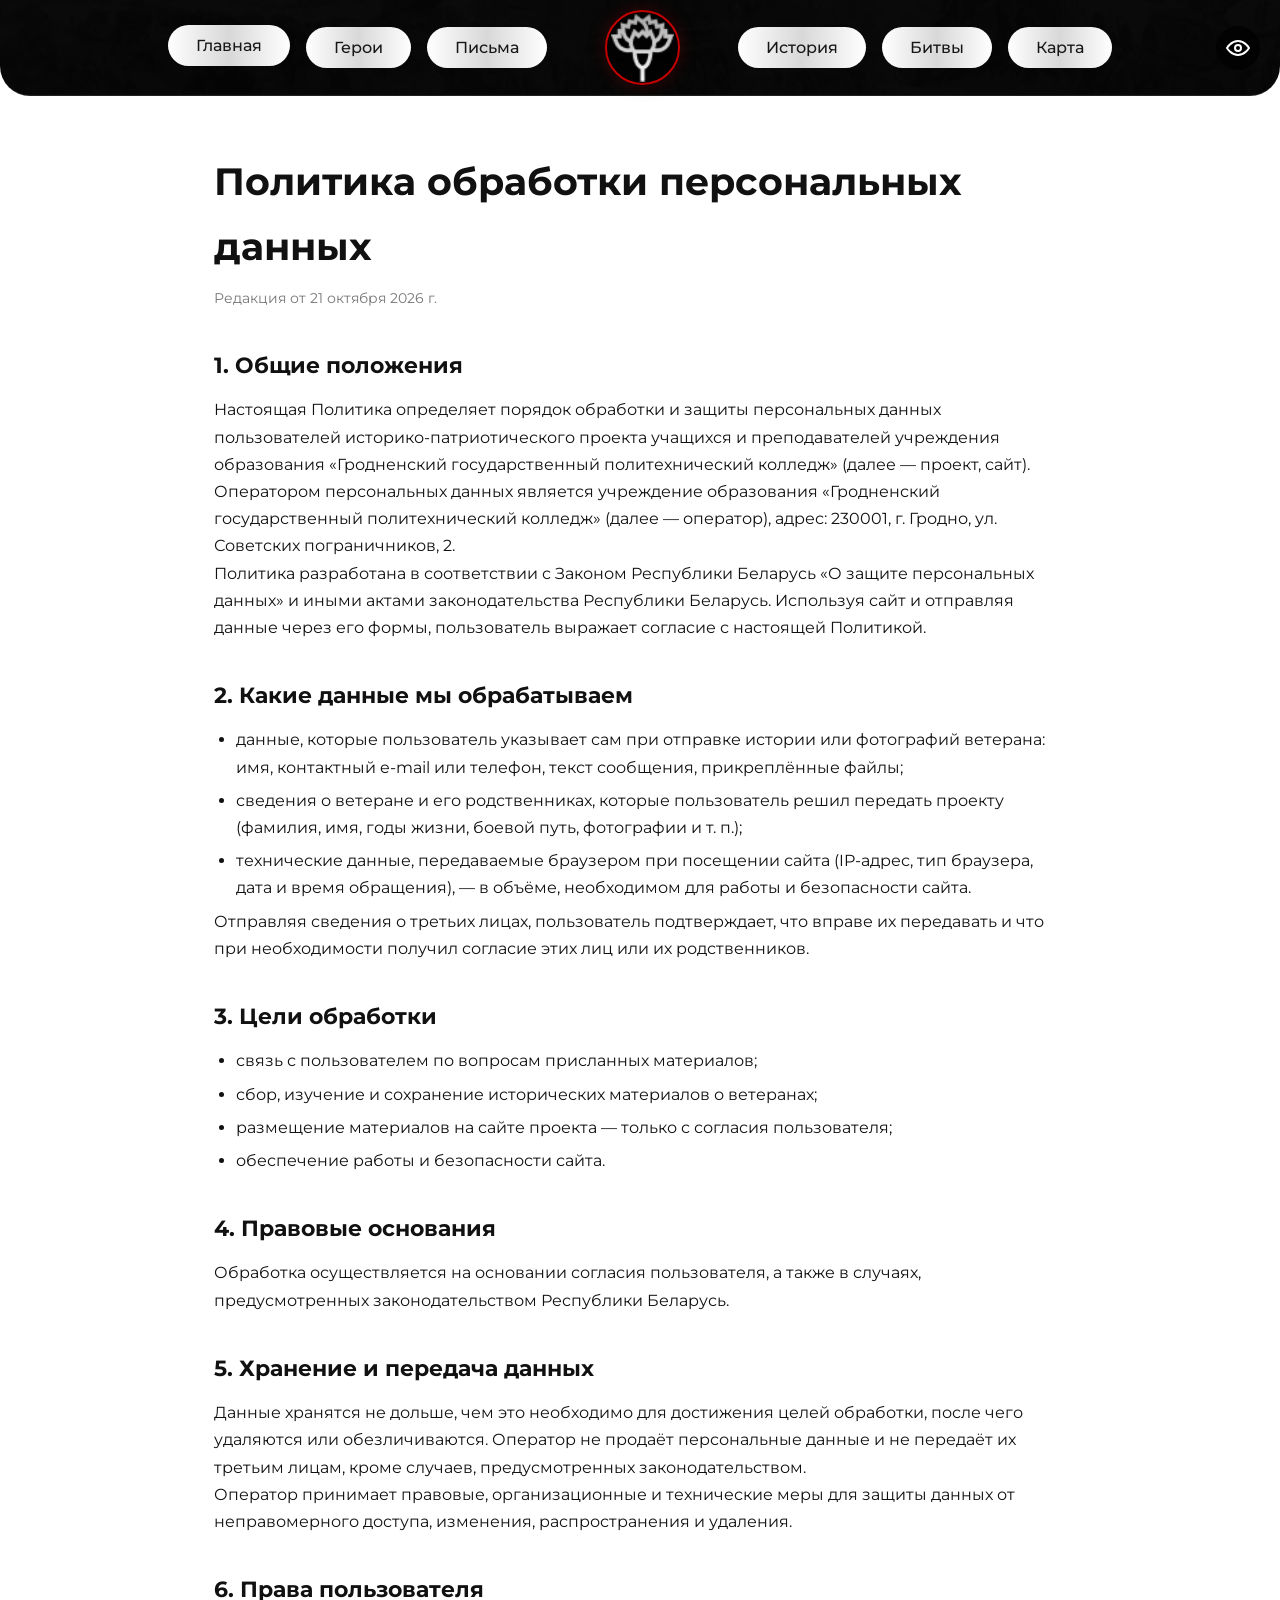
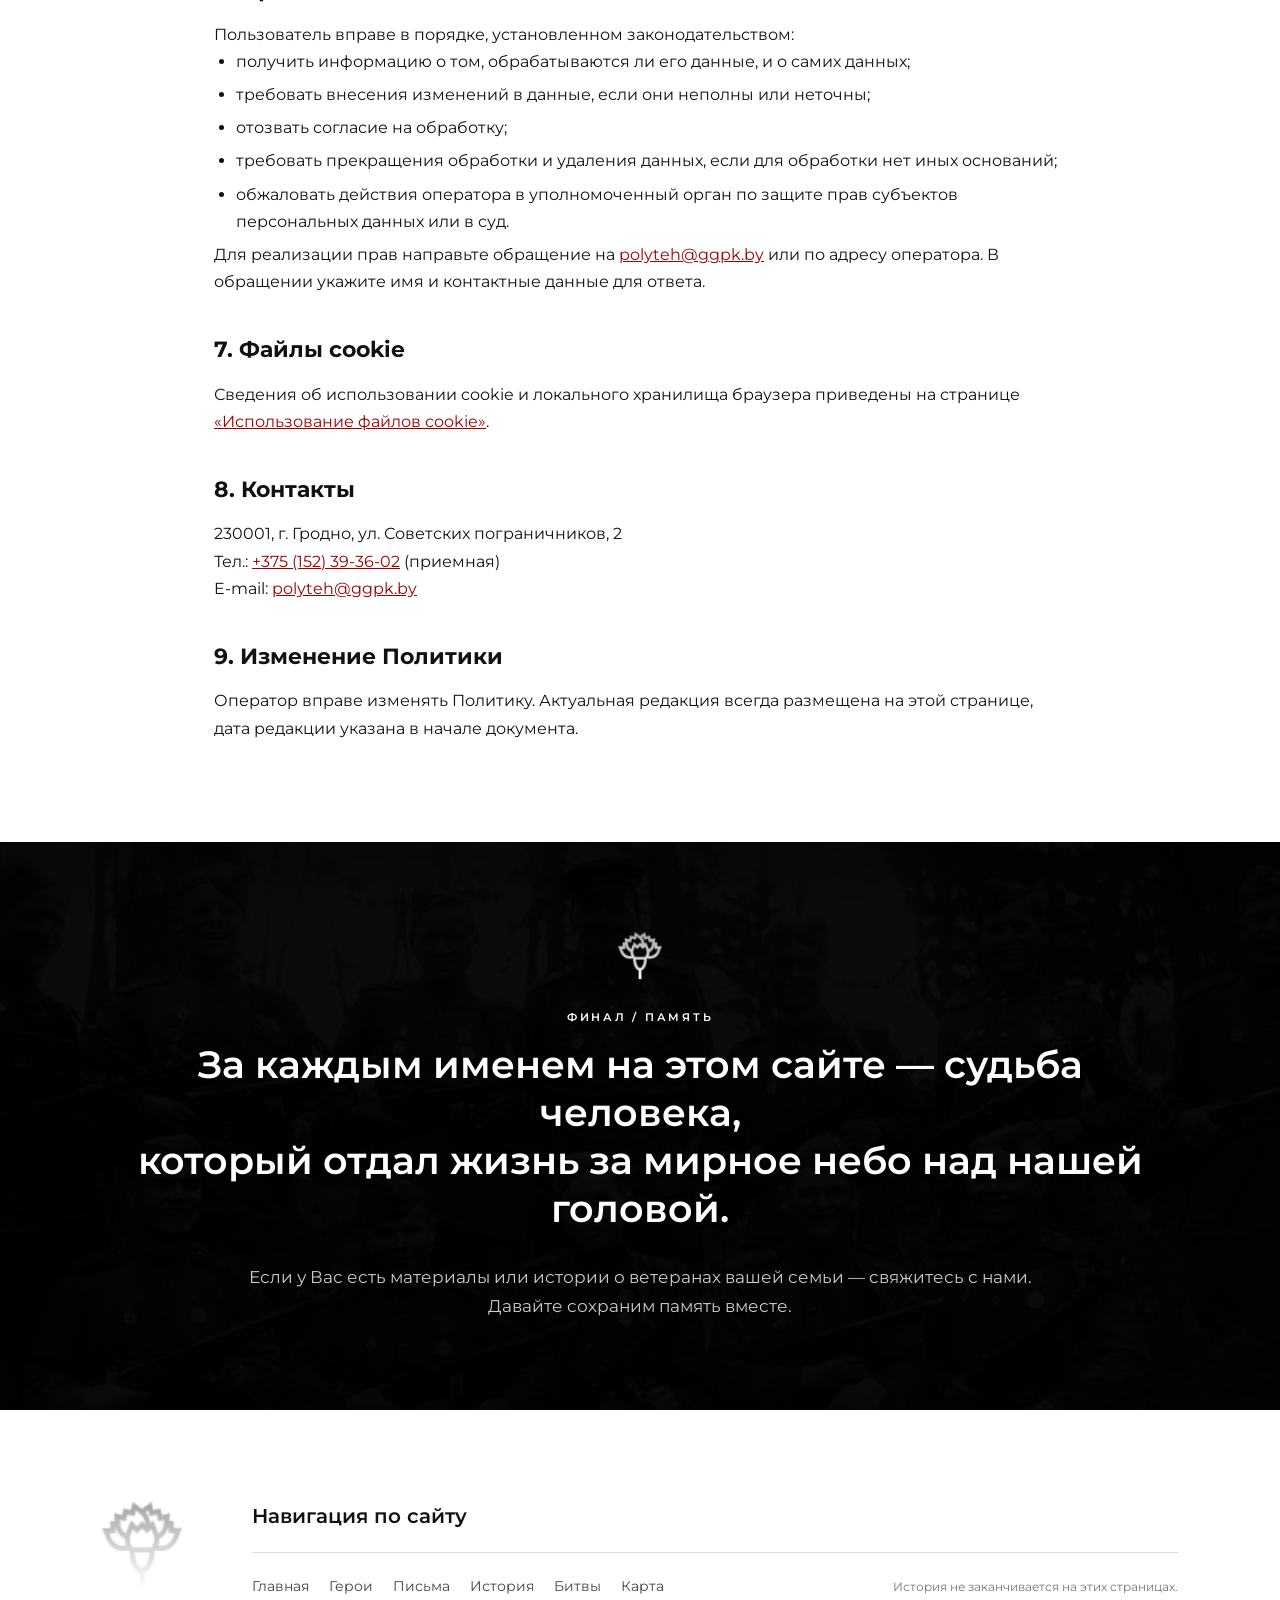
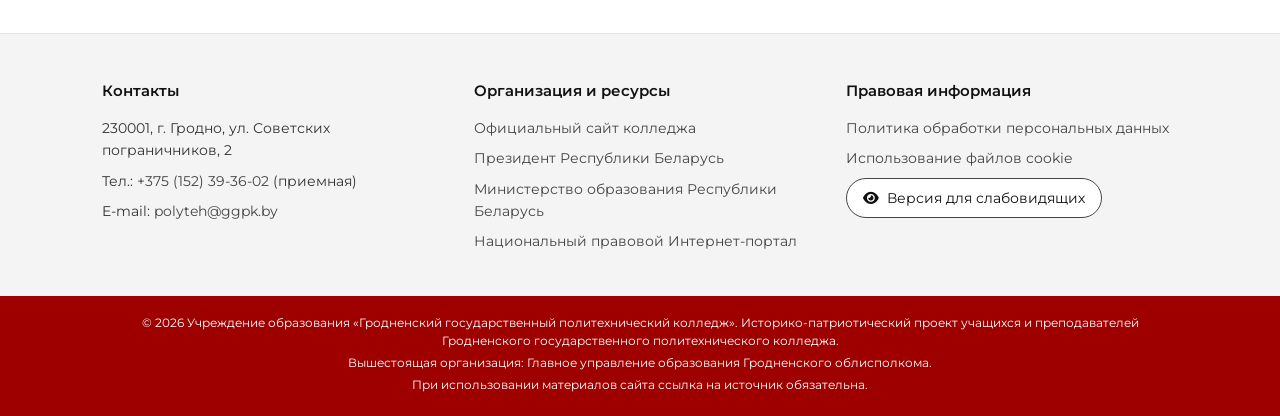
<file: privacy.html>
<!DOCTYPE html>
<html lang="ru">
<head>
    <meta charset="UTF-8">
    <meta name="viewport" content="width=device-width, initial-scale=1">
    <title>Политика обработки персональных данных</title>
    <meta name="theme-color" content="#0a0a0a">
    <link rel="shortcut icon" href="./img/logo.png" type="image/x-icon">
    <link href="https://fonts.googleapis.com/css2?family=Montserrat:wght@300;400;500;600;700;800&family=Cormorant+Garamond:ital,wght@0,400;0,500;0,600;0,700;1,400;1,500;1,600;1,700&display=swap" rel="stylesheet">
    <link rel="stylesheet" href="css/style.css">
    <link rel="stylesheet" href="components/header.css">
    <link rel="stylesheet" href="components/footer.css">
    <script src="components/header.js"></script>
    <script src="components/footer.js"></script>
    <style>
        body { background: #fff; color: #111; }
        .legal-page { max-width: 900px; margin: 0 auto; padding: 150px 24px 70px; line-height: 1.7; }
        .legal-page h1 { font-size: clamp(26px, 4vw, 38px); margin: 0 0 8px; }
        .legal-page .legal-date { color: #777; font-size: 14px; margin: 0 0 36px; }
        .legal-page h2 { font-size: 22px; margin: 36px 0 12px; }
        .legal-page p, .legal-page li { font-size: 16px; }
        .legal-page ul { padding-left: 22px; }
        .legal-page li { margin-bottom: 6px; }
        .legal-page a { color: var(--red, #9e0000); }
        @media (max-width: 768px) { .legal-page { padding-top: 120px; } }
    </style>
</head>
<body>
    <site-header></site-header>

    <main class="legal-page">
        <h1>Политика обработки персональных данных</h1>
        <p class="legal-date">Редакция от 21 октября 2026 г.</p>

        <h2>1. Общие положения</h2>
        <p>Настоящая Политика определяет порядок обработки и защиты персональных данных пользователей историко-патриотического проекта учащихся и преподавателей учреждения образования «Гродненский государственный политехнический колледж» (далее — проект, сайт).</p>
        <p>Оператором персональных данных является учреждение образования «Гродненский государственный политехнический колледж» (далее — оператор), адрес: 230001, г. Гродно, ул. Советских пограничников, 2.</p>
        <p>Политика разработана в соответствии с Законом Республики Беларусь «О защите персональных данных» и иными актами законодательства Республики Беларусь. Используя сайт и отправляя данные через его формы, пользователь выражает согласие с настоящей Политикой.</p>

        <h2>2. Какие данные мы обрабатываем</h2>
        <ul>
            <li>данные, которые пользователь указывает сам при отправке истории или фотографий ветерана: имя, контактный e-mail или телефон, текст сообщения, прикреплённые файлы;</li>
            <li>сведения о ветеране и его родственниках, которые пользователь решил передать проекту (фамилия, имя, годы жизни, боевой путь, фотографии и т. п.);</li>
            <li>технические данные, передаваемые браузером при посещении сайта (IP-адрес, тип браузера, дата и время обращения), — в объёме, необходимом для работы и безопасности сайта.</li>
        </ul>
        <p>Отправляя сведения о третьих лицах, пользователь подтверждает, что вправе их передавать и что при необходимости получил согласие этих лиц или их родственников.</p>

        <h2>3. Цели обработки</h2>
        <ul>
            <li>связь с пользователем по вопросам присланных материалов;</li>
            <li>сбор, изучение и сохранение исторических материалов о ветеранах;</li>
            <li>размещение материалов на сайте проекта — только с согласия пользователя;</li>
            <li>обеспечение работы и безопасности сайта.</li>
        </ul>

        <h2>4. Правовые основания</h2>
        <p>Обработка осуществляется на основании согласия пользователя, а также в случаях, предусмотренных законодательством Республики Беларусь.</p>

        <h2>5. Хранение и передача данных</h2>
        <p>Данные хранятся не дольше, чем это необходимо для достижения целей обработки, после чего удаляются или обезличиваются. Оператор не продаёт персональные данные и не передаёт их третьим лицам, кроме случаев, предусмотренных законодательством.</p>
        <p>Оператор принимает правовые, организационные и технические меры для защиты данных от неправомерного доступа, изменения, распространения и удаления.</p>

        <h2>6. Права пользователя</h2>
        <p>Пользователь вправе в порядке, установленном законодательством:</p>
        <ul>
            <li>получить информацию о том, обрабатываются ли его данные, и о самих данных;</li>
            <li>требовать внесения изменений в данные, если они неполны или неточны;</li>
            <li>отозвать согласие на обработку;</li>
            <li>требовать прекращения обработки и удаления данных, если для обработки нет иных оснований;</li>
            <li>обжаловать действия оператора в уполномоченный орган по защите прав субъектов персональных данных или в суд.</li>
        </ul>
        <p>Для реализации прав направьте обращение на <a href="mailto:polyteh@ggpk.by">polyteh@ggpk.by</a> или по адресу оператора. В обращении укажите имя и контактные данные для ответа.</p>

        <h2>7. Файлы cookie</h2>
        <p>Сведения об использовании cookie и локального хранилища браузера приведены на странице <a href="cookies.html">«Использование файлов cookie»</a>.</p>

        <h2>8. Контакты</h2>
        <p>
            230001, г. Гродно, ул. Советских пограничников, 2<br>
            Тел.: <a href="tel:+375152393602">+375 (152) 39-36-02</a> (приемная)<br>
            E-mail: <a href="mailto:polyteh@ggpk.by">polyteh@ggpk.by</a>
        </p>

        <h2>9. Изменение Политики</h2>
        <p>Оператор вправе изменять Политику. Актуальная редакция всегда размещена на этой странице, дата редакции указана в начале документа.</p>
    </main>

    <site-footer></site-footer>
</body>
</html>
</file>
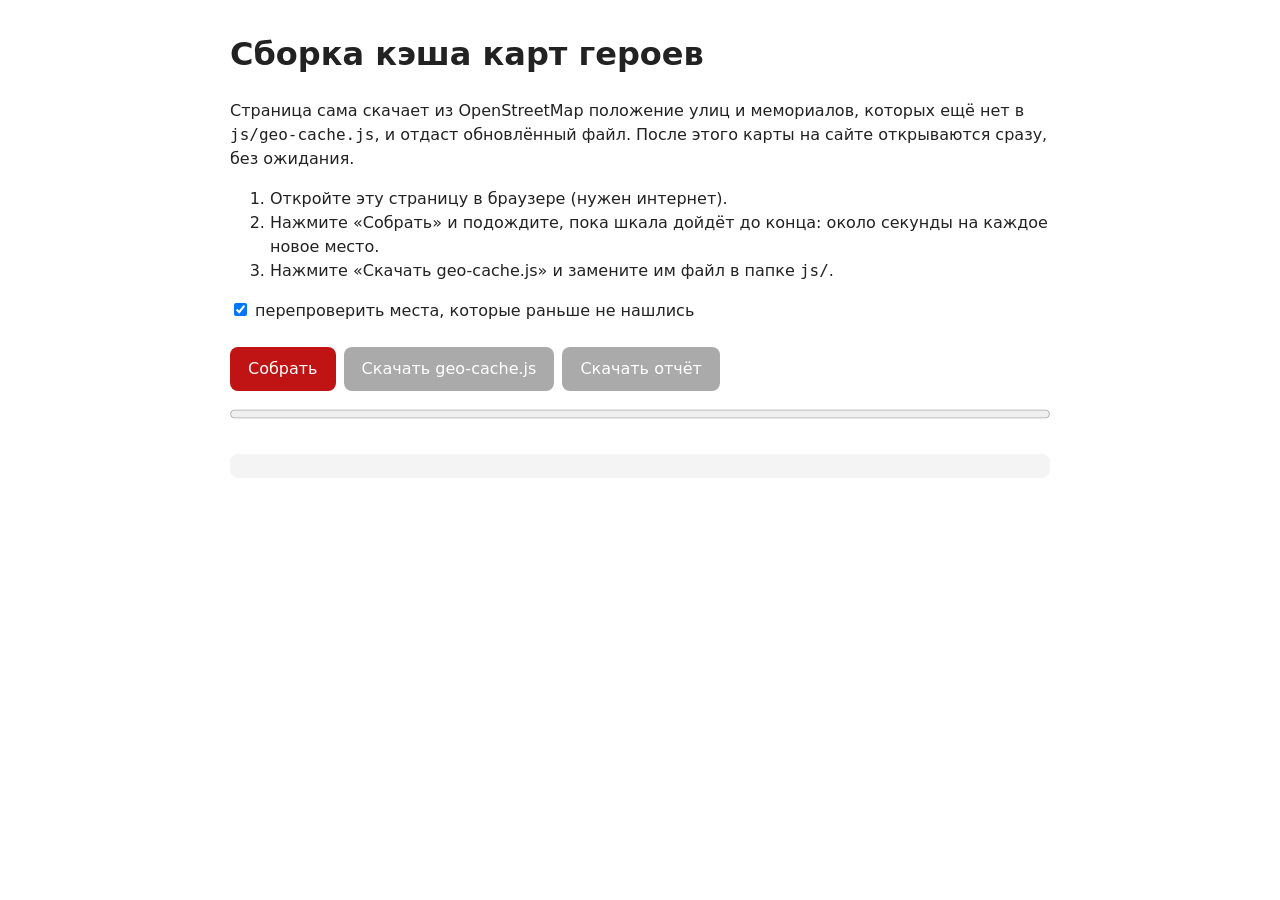
<file: tools/build-geo-cache.html>
<!DOCTYPE html>
<html lang="ru">
<head>
<meta charset="UTF-8">
<meta name="viewport" content="width=device-width, initial-scale=1">
<title>Сборка кэша карт героев</title>
<style>
  body{font:16px/1.5 system-ui,sans-serif;max-width:820px;margin:30px auto;padding:0 16px;color:#222}
  button{font:inherit;padding:10px 18px;border:0;border-radius:8px;background:#c01414;color:#fff;cursor:pointer;margin-right:8px}
  button:disabled{background:#aaa;cursor:default}
  progress{width:100%;height:18px;margin:14px 0}
  pre{background:#f4f4f4;padding:12px;border-radius:8px;white-space:pre-wrap;max-height:420px;overflow:auto;font-size:13px}
  .ok{color:#0a7a2f;font-weight:600}
</style>
</head>
<body>
<h1>Сборка кэша карт героев</h1>
<p>Страница сама скачает из OpenStreetMap положение улиц и мемориалов, которых ещё нет в <code>js/geo-cache.js</code>, и отдаст обновлённый файл. После этого карты на сайте открываются сразу, без ожидания.</p>
<ol>
  <li>Откройте эту страницу в браузере (нужен интернет).</li>
  <li>Нажмите «Собрать» и подождите, пока шкала дойдёт до конца: около секунды на каждое новое место.</li>
  <li>Нажмите «Скачать geo-cache.js» и замените им файл в папке <code>js/</code>.</li>
</ol>
<label><input type="checkbox" id="retry" checked> перепроверить места, которые раньше не нашлись</label><br><br>
<button id="go">Собрать</button><button id="dl" disabled>Скачать geo-cache.js</button><button id="rep" disabled>Скачать отчёт</button>
<progress id="pr" value="0" max="1"></progress>
<div id="sum"></div>
<pre id="log"></pre>

<script src="../js/heroes-data.js"></script>
<script src="../js/geo-cache.js"></script>
<script>
(function () {
  const $ = (id) => document.getElementById(id);
  const logEl = $("log"), pr = $("pr");
  const log = (t) => { logEl.textContent += t + "\n"; logEl.scrollTop = logEl.scrollHeight; };
  const RAD = Math.PI / 180, sleep = (ms) => new Promise((r) => setTimeout(r, ms));
  const NOM_DELAY = window.__FAST ? 0 : 1100; // Nominatim разрешает не больше 1 запроса в секунду
  const dist = (a, b) => { const dLa = (b[0] - a[0]) * RAD, dLo = (b[1] - a[1]) * RAD; const x = Math.sin(dLa / 2) ** 2 + Math.cos(a[0] * RAD) * Math.cos(b[0] * RAD) * Math.sin(dLo / 2) ** 2; return 12742000 * Math.asin(Math.sqrt(x)); };
  const hash = (s) => { let x = 0; for (let k = 0; k < s.length; k++) x = (x * 31 + s.charCodeAt(k)) | 0; return (x >>> 0).toString(36); }; // как в js/hero.js
  const round5 = (p) => p.map((c) => [Math.round(c[0] * 1e5) / 1e5, Math.round(c[1] * 1e5) / 1e5]);
  const qEsc = (s) => s.replace(/\\/g, "\\\\").replace(/"/g, '\\"');
  const NOT_STREET = /переулок|завулак|проезд|праезд|тупик|тупік/i, PLACE = /^(place|boundary)$/, ROAD = /^(highway|place|boundary|landuse)$/;
  const OVERPASS = ["https://overpass-api.de/api/interpreter", "https://overpass.kumi.systems/api/interpreter", "https://overpass.private.coffee/api/interpreter"];

  async function overpass(query) {
    const one = async (url) => {
      const ctl = new AbortController(), to = setTimeout(() => ctl.abort(), 30000);
      try {
        const r = await fetch(url, { method: "POST", body: "data=" + encodeURIComponent(query), headers: { "Content-Type": "application/x-www-form-urlencoded" }, signal: ctl.signal });
        if (!r.ok) throw new Error("http");
        const j = await r.json();
        if (j && Array.isArray(j.elements)) return j;
        throw new Error("bad");
      } finally { clearTimeout(to); }
    };
    try { return await Promise.any(OVERPASS.map(one)); } catch (e) { return null; }
  }
  let last = 0;
  async function nominatim(text, q, extra) { // null — сервис не ответил; [] — ничего не найдено
    const r = q.g.r || 8000, dLa = r / 111320, dLo = r / (111320 * Math.cos(q.fb[0] * RAD));
    const vb = [q.fb[1] - dLo, q.fb[0] + dLa, q.fb[1] + dLo, q.fb[0] - dLa].join(",");
    await sleep(Math.max(0, last + NOM_DELAY - Date.now())); last = Date.now();
    try {
      const res = await fetch("https://nominatim.openstreetmap.org/search?format=jsonv2&limit=6&accept-language=ru&bounded=1&addressdetails=1&viewbox=" + vb + (extra || "") + "&q=" + encodeURIComponent(text));
      if (!res.ok) return null;
      const arr = await res.json();
      return (Array.isArray(arr) ? arr : []).filter((it) => dist([+it.lat, +it.lon], q.fb) <= r * 1.2);
    } catch (e) { return null; }
  }
  const okHit = (it, text) => { // тот же критерий, что в js/hero.js: если в запросе есть номер дома — нужен сам дом, а не улица или кольцо
    const cls = it.category || it.class || "";
    if (!/\d/.test(text)) return true;
    if (ROAD.test(cls)) return false;
    return !!(it.address && it.address.house_number) || /^(building|amenity|office|shop|craft|man_made|historic)$/.test(cls);
  };

  let result = null, reportText = "";
  function download(name, text) {
    const a = document.createElement("a");
    a.href = URL.createObjectURL(new Blob([text], { type: "text/plain;charset=utf-8" }));
    a.download = name; document.body.appendChild(a); a.click(); a.remove();
  }

  async function run() {
    $("go").disabled = true; logEl.textContent = "";
    const cache = Object.assign({}, window.GEO_CACHE || {});
    const retry = $("retry").checked, report = [];
    // список того, что надо докачать
    const jobs = [];
    heroes.forEach((h) => {
      const pts = [];
      (h.memorials || []).forEach((m) => m.rows.forEach((r) => {
        if (typeof r[2] === "number" && typeof r[3] === "number") pts.push({ type: r[0], addr: r[1], place: m.place, fb: [r[2], r[3]], g: r[5] || null });
      }));
      const key = (i) => h.id + ":" + i + ":" + hash(JSON.stringify(pts[i].g));
      const need = pts.map((_, i) => i).filter((i) => pts[i].g && (!cache[key(i)] || (retry && cache[key(i)].k === "none")));
      if (need.length) jobs.push({ h, pts, key, need });
    });
    const total = jobs.reduce((s, j) => s + j.need.length, 0);
    if (!total) { log("Всё уже есть в кэше, докачивать нечего."); finish(cache, report); return; }
    log("Нужно уточнить мест: " + total);
    pr.max = total; pr.value = 0;
    const tick = () => { pr.value += 1; };

    for (const { h, pts, key, need } of jobs) {
      log("— " + h.id);
      const note = (i, msg) => report.push("[" + h.id + "] " + pts[i].place + " — " + pts[i].type + " (" + pts[i].addr + "): " + msg);
      const streets = need.filter((i) => pts[i].g.s), points = need.filter((i) => !pts[i].g.s);

      if (streets.length) {
        const body = streets.map((i) => { const q = pts[i]; return `way["highway"]["highway"!~"^(footway|steps|path|cycleway|track|bridleway|corridor|proposed)$"][~"^name(:ru|:be)?$"~"${qEsc(q.g.s)}"](around:${q.g.r || 8000},${q.fb[0]},${q.fb[1]});`; }).join("");
        const data = await overpass("[out:json][timeout:40];(" + body + ");out geom;");
        const res = {};
        if (data) data.elements.forEach((w) => {
          if (w.type !== "way" || !w.geometry || w.geometry.length < 2) return;
          const t = w.tags || {}, names = [t.name, t["name:ru"], t["name:be"]].filter(Boolean);
          if (names.every((n) => NOT_STREET.test(n) && !/улица|вуліца/i.test(n))) return;
          const p = w.geometry.map((c) => [c.lat, c.lon]), mid = p[Math.floor(p.length / 2)];
          let best = -1, bd = Infinity;
          streets.forEach((i) => { if (!names.some((n) => new RegExp(pts[i].g.s).test(n))) return; const d = dist(pts[i].fb, mid); if (d <= (pts[i].g.r || 8000) && d < bd) { bd = d; best = i; } });
          if (best >= 0) (res[best] = res[best] || []).push(p);
        });
        for (const i of streets) {
          let failed = !data, v = null;
          if (res[i]) v = { k: "line", paths: res[i].map(round5) };
          else {
            const g = pts[i].g;
            if (g.n) {
              const arr = await nominatim(g.n, pts[i], "&polygon_geojson=1");
              if (!arr) failed = true;
              const it = arr && arr.find((x) => (x.category || x.class) === "highway" && x.geojson && /LineString/.test(x.geojson.type));
              if (it) { const lines = it.geojson.type === "LineString" ? [it.geojson.coordinates] : it.geojson.coordinates; v = { k: "line", paths: lines.map((l) => round5(l.map((c) => [c[1], c[0]]))) }; }
            }
            if (!v && g.fq) {
              const arr = await nominatim(g.fq, pts[i]);
              if (!arr) failed = true; else if (arr.length) { v = { k: "pt", lat: +arr[0].lat, lng: +arr[0].lon, precise: false }; note(i, "улицы нет в OpenStreetMap, метка поставлена только в нужный район"); }
            }
          }
          if (v) { cache[key(i)] = v; log("  ✓ " + pts[i].addr); }
          else if (!failed) { cache[key(i)] = { k: "none" }; note(i, "улица не найдена в OpenStreetMap"); log("  ✗ не найдено: " + pts[i].addr); }
          else { note(i, "сервис не ответил — запустите сборку ещё раз"); log("  ? сервис не ответил: " + pts[i].addr); }
          tick();
        }
      }

      for (const i of points) {
        const g = pts[i].g;
        let hit = null, failed = false;
        for (const text of g.q || []) {
          const arr = await nominatim(text, pts[i]);
          if (!arr) { failed = true; continue; }
          const good = arr.filter((x) => okHit(x, text));
          if (good.length) { const it = good[0]; hit = { k: "pt", lat: +it.lat, lng: +it.lon, precise: !PLACE.test(it.category || it.class || ""), by: text }; break; }
        }
        if (hit) {
          const d = Math.round(dist([hit.lat, hit.lng], pts[i].fb)), by = hit.by; delete hit.by;
          cache[key(i)] = hit; log("  ✓ " + pts[i].addr + " (запрос «" + by + "»)");
          if (hit.precise && d > 300) note(i, "OpenStreetMap ставит метку в " + d + " м от старых координат (запрос «" + by + "») — проверьте: https://www.openstreetmap.org/?mlat=" + hit.lat + "&mlon=" + hit.lng + "#map=18/" + hit.lat + "/" + hit.lng);
          if (!hit.precise && !g.a) note(i, "найден только населённый пункт, а не сам объект (запрос «" + by + "»)");
        } else if (!failed) { cache[key(i)] = { k: "none" }; note(i, "не найдено, на карте будет «примерное место»"); log("  ✗ не найдено: " + pts[i].addr); }
        else { note(i, "сервис не ответил — запустите сборку ещё раз"); log("  ? сервис не ответил: " + pts[i].addr); }
        tick();
      }
    }
    finish(cache, report);
  }

  function finish(cache, report) {
    const n = Object.keys(cache).length, ok = Object.values(cache).filter((v) => v.k !== "none").length;
    result = "// Готовый кэш данных OpenStreetMap. Собран tools/build-geo-cache.html " + new Date().toISOString().slice(0, 10) + ". Не править вручную.\nwindow.GEO_CACHE = " + JSON.stringify(cache) + ";\n";
    reportText = report.length ? report.join("\n") + "\n" : "Замечаний нет.\n";
    $("sum").innerHTML = '<p class="ok">Готово. В кэше записей: ' + n + " (с найденным положением: " + ok + "). Замечаний для проверки: " + report.length + ".</p>";
    if (report.length) log("\nЗамечания:\n" + report.join("\n"));
    $("dl").disabled = false; $("rep").disabled = false; $("go").disabled = false;
  }
  $("go").onclick = () => run().catch((e) => { log("Ошибка: " + e); $("go").disabled = false; });
  $("dl").onclick = () => download("geo-cache.js", result);
  $("rep").onclick = () => download("geo-report.txt", reportText);
})();
</script>
</body>
</html>
</file>
<file: css/style.css>
* {
    margin: 0;
    padding: 0;
    box-sizing: border-box;
}

:root {
    --black: #080808;
    --black-soft: #111111;
    --white: #f5f5f5;
    --gray: #b9b9b9;
    --gray-dark: #555;
    --red: #9e0000;
    --red-bright: #c50000;
    --accent: #e2403a;
    --line: rgba(255,255,255,.14);
    --side: 8%;
    --radius: 42px;
    --ease: cubic-bezier(.2,.75,.2,1);
}

html {
    scroll-behavior: smooth;
    background: var(--black);
}

body {
    font-family: 'Montserrat', sans-serif;
    background: var(--black);
    color: #fff;
    line-height: 1.6;
    overflow-x: hidden;
    background-image:
        linear-gradient(rgba(0,0,0,.45), rgba(0,0,0,.7)),
        url('../img/back-main.png');
    background-size: cover;
    background-attachment: fixed;
}

img {
    max-width: 100%;
}

button,
input {
    font: inherit;
}

button {
    cursor: pointer;
}

a {
    color: inherit;
}

.preloader {
    position: fixed;
    inset: 0;
    z-index: 100000;
    display: grid;
    place-items: center;
    background: #070707;
    transition: opacity .55s ease, visibility .55s ease;
}

.preloader.hide {
    opacity: 0;
    visibility: hidden;
    pointer-events: none;
}

.preloader-inner {
    width: min(520px, 76vw);
    text-align: center;
}

.preloader-years {
    font-size: clamp(16px, 2vw, 25px);
    letter-spacing: .22em;
    font-weight: 500;
    margin-bottom: 20px;
}

.preloader-title {
    font-size: clamp(12px, 1.3vw, 16px);
    letter-spacing: .2em;
    color: #aaa;
    margin-bottom: 30px;
}

.preloader-line {
    height: 2px;
    width: 100%;
    background: #282828;
    overflow: hidden;
}

.preloader-line span {
    display: block;
    width: 0;
    height: 100%;
    background: var(--red-bright);
    transition: width .2s linear;
}

.preloader-percent {
    margin-top: 13px;
    font-size: 12px;
    letter-spacing: .16em;
    color: #777;
}

.main-content {
    width: calc(100% - 16%);
    margin: 0 auto;
    display: flex;
    flex-direction: column;
    gap: 0;
}

.hero-section {
    min-height: 700px;
    margin-top: 155px;
    border-radius: 40px;
    border: 1px solid rgba(255,255,255,.22);
    background: url('../img/main-block.png') center/cover no-repeat;
    position: relative;
    display: grid;
    place-items: center;
    overflow: hidden;
    isolation: isolate;
}

.hero-overlay {
    position: absolute;
    inset: 0;
    background:
        radial-gradient(ellipse at 50% 125%, rgba(158,0,0,.38), transparent 62%),
        radial-gradient(circle at center, rgba(0,0,0,.12), rgba(0,0,0,.7)),
        linear-gradient(180deg, rgba(0,0,0,.12), rgba(0,0,0,.68));
    z-index: -1;
}

.hero-content {
    width: min(1000px, 88%);
    text-align: center;
    transform: translateY(10px);
}

.eyebrow,
.section-kicker {
    color: #b7b7b7;
    font-size: 11px;
    letter-spacing: .25em;
    text-transform: uppercase;
    font-weight: 600;
}

.hero-content h1 {
    font-family: 'Cormorant Garamond', Georgia, 'Times New Roman', serif;
    font-size: clamp(46px, 6.4vw, 92px);
    font-weight: 500;
    line-height: 1.05;
    letter-spacing: 0;
    margin: 18px 0 0;
    text-shadow: 0 4px 34px rgba(0,0,0,.5);
}

.hero-content h1 em {
    font-style: italic;
    font-weight: 500;
    color: var(--accent);
}

.hero-rule {
    display: block;
    width: 84px;
    height: 2px;
    margin: 26px auto 26px;
    background: linear-gradient(90deg, transparent, var(--accent), transparent);
    transition: transform .9s var(--ease), opacity .9s ease;
}

.hero-rule.is-hidden {
    transform: scaleX(0);
    opacity: 0;
}

/* печатающийся текст */

.tw-word {
    display: inline-block;
    white-space: nowrap;
}

.tw-char {
    position: relative;
    opacity: 0;
}

.tw-char.on {
    opacity: 1;
}

.tw-char.is-cursor::after {
    content: "";
    position: absolute;
    top: .1em;
    bottom: .1em;
    right: -.08em;
    width: 2px;
    background: var(--accent);
    animation: caretBlink .8s steps(1) infinite;
}

.hero-content p {
    width: min(760px, 100%);
    margin: 0 auto 30px;
    font-size: clamp(16px, 2vw, 28px);
    font-weight: 300;
    color: #e4e4e4;
}

.btn-primary,
.btn-secondary,
.btn-transparent,
.btn-view-all {
    display: inline-flex;
    align-items: center;
    justify-content: center;
    gap: 12px;
    text-decoration: none;
    transition: transform .3s ease, background .3s ease, box-shadow .3s ease;
}

.btn-primary {
    background: var(--red);
    color: #fff;
    padding: 13px 34px;
    border-radius: 40px;
    font-size: 18px;
}

.btn-primary:hover {
    background: var(--red-bright);
    transform: translateY(-2px);
    box-shadow: 0 10px 28px rgba(150,0,0,.3);
}

.section-rule {
    height: 70px;
    display: flex;
    align-items: center;
    justify-content: center;
}

.section-rule span {
    width: 70%;
    height: 1px;
    background: linear-gradient(90deg,transparent,rgba(255,255,255,.3),transparent);
}

.info-card {
    display: grid;
    grid-template-columns: minmax(320px, .85fr) 1.15fr;
    align-items: stretch;
    gap: 0;
    overflow: hidden;
    background: rgba(255,255,255,.035);
    border: 1px solid var(--line);
    border-radius: var(--radius);
}

.card-image {
    min-height: 440px;
    overflow: hidden;
}

.card-image img,
.history-image img {
    width: 100%;
    height: 100%;
    object-fit: cover;
    display: block;
}

.card-text {
    padding: 60px;
    display: flex;
    flex-direction: column;
    justify-content: center;
}

.title-large {
    font-size: clamp(30px, 3vw, 46px);
    line-height: 1.1;
    font-weight: 500;
    margin: 16px 0 24px;
}

.desc-large {
    color: #c6c6c6;
    font-size: 17px;
    line-height: 1.75;
    margin-bottom: 30px;
    max-width: 720px;
}

.btn-secondary {
    width: fit-content;
    background: #fff;
    color: #090909;
    padding: 10px 25px;
    border-radius: 30px;
    font-size: 16px;
}

.btn-secondary:hover {
    transform: translateY(-2px);
    background: #ddd;
}

.content-panel {
    width: 100%;
    margin: 90px 0 0;
    padding: 65px 0;
    background: rgba(14,14,14,.9);
    border: 1px solid var(--line);
    border-radius: var(--radius);
    backdrop-filter: blur(15px);
    -webkit-backdrop-filter: blur(15px);
}

.slider-header-container {
    text-align: center;
    padding: 0 8%;
    margin-bottom: 40px;
}

.panel-title {
    font-size: clamp(28px,3vw,42px);
    font-weight: 500;
    line-height: 1.15;
    margin: 13px 0;
}

.panel-subtitle {
    max-width: 850px;
    margin: 0 auto;
    color: #aaa;
    font-size: 16px;
    font-weight: 300;
}

.slider-action-bar {
    display: flex;
    align-items: stretch;
    gap: 20px;
    padding: 0 60px;
    margin-bottom: 45px;
}

.red-info-badge {
    flex: 1;
    display: flex;
    align-items: center;
    background: var(--red);
    border-radius: 22px;
    padding: 15px 22px;
    font-size: 14px;
    line-height: 1.5;
}

.action-group {
    display: flex;
    gap: 10px;
}

.btn-view-all,
.btn-arrow-circle {
    background: var(--red);
    color: #fff;
    border: 0;
}

.btn-view-all {
    border-radius: 22px;
    padding: 0 22px;
    font-size: 14px;
}

.btn-arrow-circle {
    width: 58px;
    height: 58px;
    border-radius: 50%;
    font-size: 22px;
}

.btn-view-all:hover,
.btn-arrow-circle:hover {
    background: var(--red-bright);
}

.slider-container {
    display: flex;
    align-items: center;
    gap: 18px;
    padding: 0 28px;
}

.nav-arrow {
    flex: 0 0 50px;
    width: 50px;
    height: 50px;
    border: 1px solid rgba(255,255,255,.25);
    color: #fff;
    background: rgba(255,255,255,.04);
    border-radius: 50%;
    font-size: 20px;
    transition: .3s ease;
}

.nav-arrow:hover:not(:disabled) {
    background: rgba(255,255,255,.13);
}

.nav-arrow:disabled {
    opacity: .3;
    cursor: default;
}

.cards-viewport {
    flex: 1;
    min-width: 0;
    overflow-x: auto;
    overflow-y: hidden;
    padding: 14px 0 34px;
    margin: -14px 0 -34px;
    scroll-snap-type: x mandatory;
    scroll-behavior: smooth;
    overscroll-behavior-x: contain;
    -webkit-overflow-scrolling: touch;
    scrollbar-width: none;
}

.cards-viewport::-webkit-scrollbar {
    display: none;
}

.cards-wrapper {
    --gap: 30px;
    display: flex;
    gap: var(--gap);
}

#heroes.is-static .nav-arrow,
#heroes.is-static .hero-scroll-next,
#heroes.is-static .slider-progress {
    display: none;
}

.hero-card {
    flex: 0 0 calc((100% - var(--gap) * 2) / 3);
    scroll-snap-align: start;
    min-height: 520px;
    padding: 22px;
    border-radius: 35px;
    background: #d9d9d9;
    color: #151515;
    display: flex;
    flex-direction: column;
    overflow: hidden;
    transition: transform .4s ease, box-shadow .4s ease;
}

.hero-card:hover {
    transform: translateY(-6px);
    box-shadow: 0 22px 45px rgba(0,0,0,.25);
}

.hero-img-box {
    height: 315px;
    border-radius: 27px;
    overflow: hidden;
    margin-bottom: 20px;
}

.hero-img-box img {
    width: 100%;
    height: 100%;
    object-fit: cover;
    transition: transform .8s var(--ease), filter .5s ease;
}

.hero-card:hover .hero-img-box img {
    transform: scale(1.045);
    filter: contrast(1.05);
}

.hero-info {
    display: flex;
    flex-direction: column;
    flex: 1;
}

.card-number {
    font-size: 11px;
    letter-spacing: .2em;
    color: #777;
}

.hero-info h3 {
    font-size: 22px;
    line-height: 1.2;
    margin: 7px 0 10px;
}

.hero-info p {
    color: #505050;
    font-size: 14px;
    line-height: 1.5;
    flex: 1;
}

.card-action-group {
    display: flex;
    gap: 10px;
    margin-top: 22px;
}

.btn-card-more,
.btn-card-arrow {
    background: #454545;
    color: #fff;
    text-decoration: none;
    border-radius: 30px;
    transition: .3s ease;
}

.btn-card-more {
    flex: 1;
    display: flex;
    gap: 10px;
    border: 0;
    cursor: pointer;
    align-items: center;
    justify-content: center;
    padding: 13px;
    font-size: 14px;
}

.btn-card-arrow {
    width: 48px;
    height: 48px;
    display: grid;
    place-items: center;
}

.btn-card-more:hover,
.btn-card-arrow:hover,
.btn-card-info:hover {
    background: #222;
}

.btn-card-info {
    flex: 0 0 48px;
    width: 48px;
    height: 48px;
    display: grid;
    place-items: center;
    border: 0;
    border-radius: 50%;
    background: #454545;
    color: #fff;
    font-family: 'Cormorant Garamond', Georgia, serif;
    font-style: italic;
    font-weight: 700;
    font-size: 25px;
    line-height: 1;
    transition: .3s ease;
}

.btn-card-info:hover {
    transform: scale(1.08);
}

.slider-progress {
    height: 2px;
    background: #333;
    width: calc(100% - 160px);
    margin: 35px auto 0;
    overflow: hidden;
}

.slider-progress span {
    display: block;
    height: 100%;
    width: 20%;
    background: var(--red-bright);
    transition: width .5s ease;
}

.belarus-history-section {
    padding: 95px 6% 25px;
    display: grid;
    grid-template-columns: 1fr 1fr;
    gap: 8%;
    align-items: center;
}

.history-text h2 {
    font-size: clamp(30px,3.5vw,52px);
    font-weight: 500;
    line-height: 1.08;
    margin: 15px 0 25px;
}

.history-text p {
    color: #c4c4c4;
    font-size: 17px;
    line-height: 1.75;
}

.history-note {
    margin-top: 30px;
    display: flex;
    align-items: center;
    gap: 14px;
    color: #ddd;
}

.history-note span {
    width: 42px;
    height: 2px;
    background: var(--red-bright);
}

.history-note a.history-mail {
    color: var(--red-bright);
    text-decoration: underline;
    text-underline-offset: 3px;
    word-break: break-all;
}

.history-note a.history-mail:hover {
    color: #fff;
}

.history-image {
    min-height: 450px;
    position: relative;
    overflow: hidden;
    border-radius: 30px;
}

.history-media {
    display: flex;
    flex-direction: column;
    align-items: center;
    gap: 22px;
}

.history-media .history-image {
    width: 100%;
}

.btn-letters {
    max-width: 100%;
    padding: 12px 28px;
    text-align: center;
    line-height: 1.3;
}

.image-caption {
    position: absolute;
    bottom: 18px;
    left: 18px;
    background: rgba(0,0,0,.65);
    padding: 7px 13px;
    border-radius: 20px;
    font-size: 11px;
    letter-spacing: .08em;
}

.chronicle-intro {
    display: flex;
    align-items: end;
    justify-content: space-between;
    gap: 40px;
    padding: 100px 4% 35px;
}

.chronicle-intro h2 {
    font-size: clamp(35px,4vw,58px);
    font-weight: 500;
    line-height: 1.05;
    margin-top: 12px;
}

.chronicle-intro > p {
    width: min(470px, 100%);
    color: #aaa;
}

.memorial-container {
    background: #000 url('../img/fon.png') center/cover;
    border-radius: 55px;
    padding-bottom: 40px;
    overflow: hidden;
}

.top-banner {
    padding: 35px;
}

.banner-card {
    padding: 90px 10%;
    text-align: center;
    border-radius: 45px;
    border: 1px solid var(--line);
    background: linear-gradient(rgba(20,20,20,.35),rgba(27,23,23,.45)), url('../img/back-verh.png') center/cover;
}

.flower-icon img {
    width: 45px;
}

.banner-small {
    color: #aaa;
    font-size: 11px;
    letter-spacing: .25em;
    margin-top: 20px;
}

.banner-card h2 {
    font-size: clamp(44px,6vw,82px);
    line-height: .98;
    text-transform: uppercase;
    margin: 18px 0 25px;
}

.banner-card p {
    max-width: 850px;
    margin: 0 auto 30px;
    color: #c8c8c8;
    font-size: 16px;
}

.btn-transparent {
    border: 1px solid #8b0000;
    border-radius: 35px;
    padding: 11px 28px;
    color: #fff;
    background: rgba(0,0,0,.35);
    font-size: 14px;
}

.btn-transparent:hover {
    background: var(--red);
    transform: translateY(-2px);
}

.year-section-wrapper {
    display: flex;
    flex-direction: column;
    gap: 30px;
    padding: 5px 35px 40px;
}

.year-section {
    padding: 0;
}

.year-card {
    display: grid;
    grid-template-columns: 1fr 180px 1fr;
    min-height: 500px;
    position: relative;
    border: 1px solid var(--line);
    border-radius: 45px;
    background: linear-gradient(90deg,rgba(0,0,0,.88),rgba(0,0,0,.42)), url('../img/bc-card.png') center/cover;
    overflow: visible;
}

.col-left {
    padding: 55px 65px;
    display: flex;
    align-items: center;
    justify-content: flex-end;
}

.text-wrap {
    max-width: 520px;
    text-align: right;
}

.chapter-label {
    color: #aaa;
    font-size: 10px;
    letter-spacing: .25em;
}

.text-wrap h3 {
    font-size: clamp(25px,2.5vw,38px);
    line-height: 1.1;
    margin: 14px 0 20px;
}

.text-wrap p {
    color: #ccc;
    font-size: 15px;
    line-height: 1.7;
}

.col-center {
    position: relative;
    z-index: 3;
}

.glass-red-bar {
    position: absolute;
    inset: -35px -20px;
    background:
        linear-gradient(180deg,rgba(255,0,0,.35),rgba(105,0,0,.2)),
        url('../img/tank.png') center/cover;
    display: flex;
    align-items: center;
    justify-content: center;
    box-shadow: 0 0 35px rgba(0,0,0,.55);
}

.year-label {
    font-size: clamp(70px,8vw,125px);
    line-height: .82;
    font-weight: 800;
    text-align: center;
}

.col-right {
    padding: 45px;
    display: flex;
    align-items: center;
    justify-content: center;
}

.photo-frame {
    width: 100%;
    max-width: 390px;
    aspect-ratio: 4 / 5;
    border-radius: 20px;
    overflow: hidden;
    box-shadow: 0 15px 40px rgba(0,0,0,.6);
}

.photo-frame img {
    width: 100%;
    height: 100%;
    object-fit: cover;
}

.info-divider {
    padding: 140px 4%;
    text-align: center;
    overflow: hidden;
}

.divider-content {
    max-width: 1100px;
    margin: auto;
    padding: 40px 0;
    background: url('../img/bc-flour.png') center/cover;
}

.divider-number {
    font-size: clamp(100px,17vw,250px);
    font-weight: 800;
    line-height: .8;
    letter-spacing: -.07em;
    color: #fff;
    opacity: .95;
}

.divider-title {
    font-size: clamp(22px,3vw,40px);
    font-weight: 800;
    margin: 35px 0 20px;
    letter-spacing: .04em;
}

.divider-text {
    max-width: 900px;
    margin: auto;
    color: #aaa;
    font-size: 16px;
    line-height: 1.7;
}

.battles-header {
    position: relative;
    text-align: center;
    margin-bottom: 55px;
    padding: 0 8%;
}

.battles-nav {
    position: absolute;
    right: 8%;
    bottom: 0;
    display: flex;
    gap: 10px;
}

.nav-arrow-small {
    width: 48px;
    height: 34px;
    border: 0;
    border-radius: 20px;
    background: #e0e0e0;
    color: #333;
    transition: .3s ease;
}

.nav-arrow-small.active {
    background: var(--red);
    color: #fff;
}

.nav-arrow-small:disabled {
    opacity: .35;
    cursor: default;
}

.battles-container {
    overflow: hidden;
    padding: 20px 0 110px;
    touch-action: pan-y;
}

.battles-wrapper {
    display: flex;
    align-items: center;
    justify-content: flex-start;
    gap: 40px;
    width: max-content;
    transition: transform .6s var(--ease);
    will-change: transform;
}

.battle-card {
    position: relative;
    flex: 0 0 auto;
    width: min(620px, 58vw);
    height: 540px;
    overflow: visible;
    border-radius: 30px;
    cursor: pointer;
    transition: opacity .6s ease, filter .6s ease, transform .6s var(--ease), box-shadow .6s ease;
}

.battle-card.side {
    opacity: .38;
    filter: grayscale(100%);
    transform: scale(.78);
}

.battle-card.active {
    opacity: 1;
    filter: grayscale(0);
    transform: scale(1);
    z-index: 10;
    cursor: pointer;
    box-shadow: 0 20px 50px rgba(0,0,0,.6);
}

.battle-card > img {
    width: 100%;
    height: 100%;
    object-fit: cover;
    border-radius: 22px;
}

.battle-info-main {
    position: absolute;
    left: 50%;
    bottom: -42px;
    transform: translateX(-50%);
    width: 80%;
    padding: 28px 32px;
    border-radius: 23px;
    background: #fff;
    color: #111;
    opacity: 0;
    visibility: hidden;
    transition: opacity .35s ease, transform .5s var(--ease);
    z-index: 20;
}

.battle-card.active .battle-info-main {
    opacity: 1;
    visibility: visible;
    transform: translate(-50%,-5px);
}

.battle-type {
    font-size: 10px;
    letter-spacing: .2em;
    color: var(--red);
    font-weight: 700;
}

.battle-info-main h3 {
    font-size: 25px;
    margin: 7px 0 10px;
}

.battle-info-main p {
    font-size: 14px;
    line-height: 1.55;
    color: #555;
}

.battle-meta {
    display: flex;
    flex-wrap: wrap;
    align-items: center;
    justify-content: space-between;
    gap: 8px 16px;
    margin-top: 14px;
}

.battle-date {
    text-align: right;
    font-weight: 700;
    font-size: 13px;
}

.battle-link {
    position: absolute;
    inset: 0;
    z-index: 15;
    border-radius: 22px;
}

.battle-card.side .battle-link {
    pointer-events: none;
}

.battle-more {
    color: var(--red);
    font-weight: 700;
    font-size: 13px;
    letter-spacing: .04em;
    text-decoration: none;
    transition: color .3s ease;
}

.battle-more::after {
    content: "";
    position: absolute;
    inset: 0;
    border-radius: 23px;
}

.battle-more span {
    display: inline-block;
    transition: transform .3s ease;
}

.battle-card.active:hover .battle-more,
.battle-more:focus-visible {
    color: var(--red-bright);
}

.battle-card.active:hover .battle-more span,
.battle-more:focus-visible span {
    transform: translate(3px, -3px);
}

.battle-footer-card {
    margin: 45px 8% 20px;
    min-height: 300px;
    display: grid;
    grid-template-columns: 1.2fr 1fr;
    overflow: hidden;
    border-radius: 38px;
    border: 1px solid var(--line);
    background: rgba(255,255,255,.03);
}

.footer-card-text {
    padding: 55px;
    display: flex;
    flex-direction: column;
    justify-content: center;
}

.footer-card-text h3 {
    font-size: clamp(28px,3vw,42px);
    margin: 10px 0 20px;
}

.footer-card-text p {
    color: #aaa;
    line-height: 1.7;
}

.footer-card-img {
    min-height: 300px;
}

.footer-card-img img {
    width: 100%;
    height: 100%;
    object-fit: cover;
}

.map-section {
    position: relative;
    z-index: 3;
    margin-top: 100px;
    color: #111;
}

.map-heading {
    text-align: center;
    margin-bottom: 40px;
}

.map-heading .title {
    margin: 8px 0;
}

.map-heading p {
    color: #777;
}

.section-kicker.dark {
    color: #777;
}

.title {
    font-size: clamp(38px,5vw,65px);
    text-align: center;
    font-weight: 500;
}

.block-wrapper {
    background: #fff;
    border-radius: 55px;
    padding: 55px;
}

.content-border {
    border: 1px solid #ccc;
    border-radius: 45px;
    overflow: hidden;
}

.map-container {
    position: relative;
    background: #e9e4dc;
}

.info-panel {
    display: grid;
    grid-template-columns: 1fr;
    gap: 32px;
    align-items: center;
    background: #dfdbd7;
    padding: 35px 55px;
    border-top: 1px solid #aaa;
}

.info-panel.has-photo {
    grid-template-columns: 1fr minmax(180px, 240px);
}

.map-label {
    text-transform: uppercase;
    font-size: 10px;
    letter-spacing: .2em;
    color: #777;
}

.info-panel h2 {
    margin: 7px 0 12px;
    font-size: 27px;
    font-weight: 600;
}

.info-panel p {
    color: #555;
    font-size: 16px;
    line-height: 1.7;
}

.search-bar {
    position: relative;
    z-index: 5;
    margin: 28px auto 0;
    max-width: 760px;
    display: flex;
    align-items: center;
    background: #fff;
    border: 1px solid #ddd;
    border-radius: 50px;
    padding: 6px 6px 6px 20px;
    box-shadow: 0 12px 25px rgba(0,0,0,.15);
}

.icon-geo {
    width: 18px;
    margin-right: 10px;
}

.search-bar input {
    flex: 1;
    min-width: 0;
    border: 0;
    outline: 0;
    padding: 10px;
    color: #222;
}

.search-bar input.search-error {
    animation: shake .35s ease;
}

.btn-search {
    border: 0;
    border-radius: 40px;
    background: #e30613;
    color: #fff;
    padding: 12px 25px;
    font-weight: 600;
    display: flex;
    align-items: center;
    gap: 5px;
}

.btn-search:hover {
    background: #8f0610;
}

.icon-zoom {
    width: 15px;
    filter: brightness(0) invert(1);
}

/* SCROLL REVEAL */

.reveal {
    opacity: 0;
    transform: translateY(35px);
    transition: opacity .8s ease, transform 1s var(--ease);
}

.reveal.is-visible {
    opacity: 1;
    transform: translateY(0);
}

.image-reveal {
    clip-path: inset(0 100% 0 0);
    transition: clip-path 1.15s var(--ease);
}

.is-visible .image-reveal,
.image-reveal.is-visible {
    clip-path: inset(0 0 0 0);
}

@keyframes shake {
    0%,100% { transform: translateX(0); }
    25% { transform: translateX(-5px); }
    75% { transform: translateX(5px); }
}

@media (max-width: 1100px) {
    :root { --side: 5%; }

    .hero-card {
        flex-basis: calc((100% - var(--gap)) / 2);
    }

    .main-content {
        width: calc(100% - 10%);
    }

    .info-card {
        grid-template-columns: 1fr;
    }

    .card-image {
        min-height: 380px;
    }

    .belarus-history-section {
        gap: 45px;
        padding-inline: 3%;
    }

    .year-card {
        grid-template-columns: 1fr 130px 1fr;
    }

    .glass-red-bar {
        inset-inline: -18px;
    }

    .block-wrapper {
        padding: 35px;
    }
}

@media (max-width: 768px) {
    body {
        background-attachment: scroll;
    }

    .main-content {
        width: calc(100% - 30px);
    }

    .hero-section {
        min-height: 560px;
        margin-top: 100px;
        border-radius: 25px;
    }

    .hero-content {
        width: 90%;
    }

    .section-rule {
        height: 40px;
    }

    .info-card {
        border-radius: 28px;
    }

    .card-image {
        min-height: 260px;
    }

    .card-text {
        padding: 30px 24px;
    }

    .content-panel {
        margin-top: 55px;
        padding: 38px 0;
        border-radius: 28px;
    }

    .slider-action-bar {
        flex-direction: column;
        padding: 0 18px;
    }

    .action-group {
        justify-content: flex-end;
    }

    .cards-wrapper {
        --gap: 15px;
    }

    .hero-card {
        flex-basis: 100%;
        min-height: 500px;
    }

    .slider-container {
        padding: 0 12px;
    }

    .nav-arrow {
        flex-basis: 42px;
        width: 42px;
        height: 42px;
    }

    .slider-progress {
        width: calc(100% - 50px);
    }

    .belarus-history-section {
        grid-template-columns: 1fr;
        padding: 70px 10px 10px;
    }

    .history-image {
        min-height: 280px;
    }

    .chronicle-intro {
        flex-direction: column;
        align-items: flex-start;
        padding: 75px 10px 25px;
    }

    .memorial-container {
        border-radius: 30px;
    }

    .top-banner {
        padding: 15px;
    }

    .banner-card {
        padding: 55px 20px;
        border-radius: 28px;
    }

    .banner-card h2 {
        font-size: 38px;
    }

    .year-section-wrapper {
        padding: 5px 15px 25px;
        gap: 18px;
    }

    .year-card {
        display: flex;
        flex-direction: column;
        min-height: 0;
        padding: 20px;
        border-radius: 28px;
        background: linear-gradient(180deg,rgba(0,0,0,.92),rgba(40,0,0,.7)),url('../img/bc-card.png') center/cover;
    }

    .col-left,
    .col-right {
        width: 100%;
        padding: 5px;
    }

    .text-wrap {
        text-align: center;
        max-width: none;
    }

    .text-wrap h3 {
        font-size: 23px;
    }

    .glass-red-bar {
        position: relative;
        inset: auto;
        width: 100%;
        height: 80px;
        margin: 22px 0;
    }

    .year-label {
        font-size: 55px;
        line-height: .75;
    }

    .photo-frame {
        max-width: 100%;
        aspect-ratio: 16 / 10;
    }

    .battles-header {
        padding: 0 20px 55px;
    }

    .battles-nav {
        right: 50%;
        transform: translateX(50%);
        bottom: 0;
    }

    .battles-wrapper {
        gap: 15px;
    }

    .battle-card {
        width: 78vw;
        height: 400px;
    }

    .battle-card.side {
        transform: scale(.88);
    }

    .battle-info-main {
        width: 88%;
        padding: 22px;
    }

    .battle-footer-card {
        grid-template-columns: 1fr;
        margin: 45px 18px 10px;
    }

    .footer-card-text {
        padding: 32px 25px;
    }

    .footer-card-img {
        min-height: 220px;
    }

    .map-section {
        margin-top: 65px;
    }

    .block-wrapper {
        padding: 15px;
        border-radius: 28px;
    }

    .content-border {
        border-radius: 24px;
    }

    .info-panel {
        padding: 25px 20px;
    }

    .search-bar {
        max-width: 100%;
    }

    .btn-search {
        padding-inline: 17px;
    }

    .info-divider {
        padding: 95px 10px;
    }

    .divider-title {
        font-size: 22px;
    }

    .divider-text {
        font-size: 14px;
    }
}

@media (max-width: 480px) {
    .hero-content h1 {
        font-size: 39px;
    }

    .hero-content p {
        font-size: 15px;
    }

    .title-large {
        font-size: 29px;
    }

    .panel-title {
        font-size: 27px;
    }

    .hero-img-box {
        height: 270px;
    }

    .red-info-badge {
        font-size: 12px;
    }

    .action-group {
        width: 100%;
    }

    .btn-view-all {
        flex: 1;
    }

    .battle-card {
        width: 84vw;
        height: 350px;
    }

    .battle-info-main h3 {
        font-size: 21px;
    }

    .battle-info-main p {
        font-size: 12px;
    }

}

@media (prefers-reduced-motion: reduce) {
    html {
        scroll-behavior: auto;
    }

    *,
    *::before,
    *::after {
        animation-duration: .01ms !important;
        animation-iteration-count: 1 !important;
        transition-duration: .01ms !important;
    }

    .reveal {
        opacity: 1;
        transform: none;
    }

    .image-reveal {
        clip-path: none;
    }
}

/* =========================================================
   FINAL MOTION PASS — 1418 / MAP / ROAD RETURN / YEAR DETAILS
   ========================================================= */

/* 1418: цветы/гвоздики меньше и полностью помещаются в композицию */

.info-divider .divider-content {
    background-size: min(780px, 72vw) auto;
    background-repeat: no-repeat;
    background-position: center center;
    position: relative;
    isolation: isolate;
}

.info-divider .divider-content::after {
    content: "";
    position: absolute;
    inset: 8% 12%;
    border: 1px solid rgba(255,255,255,.06);
    border-radius: 50%;
    opacity: .35;
    pointer-events: none;
    animation: dividerBreath 5s ease-in-out infinite;
}

.divider-number {
    position: relative;
    z-index: 2;
    text-shadow: 0 0 35px rgba(255,255,255,.08);
    animation: numberFloat 7s ease-in-out infinite;
}

/* Заголовок карты — светлый, контрастный, но без кислотного свечения */

.map-heading .title {
    color: #f7f7f7;
    text-shadow: 0 3px 18px rgba(0,0,0,.45);
}

.map-heading p {
    color: #d2d2d2;
}

.map-heading .section-kicker.dark {
    color: #bcbcbc;
}

/* Кнопки годов */

.year-actions {
    margin-top: 24px;
    display: flex;
    align-items: center;
    justify-content: flex-end;
    gap: 12px;
}

.year-info-btn {
    flex: 0 0 42px;
    width: 42px;
    height: 42px;
    display: grid;
    place-items: center;
    border: 1px solid rgba(255,255,255,.24);
    border-radius: 50%;
    background: rgba(255,255,255,.06);
    color: #fff;
    font-family: 'Cormorant Garamond', Georgia, serif;
    font-style: italic;
    font-weight: 700;
    font-size: 23px;
    line-height: 1;
    transition: transform .35s ease, background .35s ease, border-color .35s ease;
}

.year-info-btn:hover {
    transform: translateY(-3px);
    background: rgba(158,0,0,.72);
    border-color: rgba(255,255,255,.35);
}

.year-more-btn {
    text-decoration: none;
    margin-top: 0;
    max-width: 100%;
    border: 1px solid rgba(255,255,255,.24);
    border-radius: 30px;
    padding: 10px 17px 10px 20px;
    display: inline-flex;
    align-items: center;
    gap: 13px;
    background: rgba(255,255,255,.06);
    color: #fff;
    font-size: 13px;
    letter-spacing: .02em;
    transition: transform .35s ease, background .35s ease, border-color .35s ease;
}

.year-more-btn:hover {
    transform: translateY(-3px);
    background: rgba(158,0,0,.72);
    border-color: rgba(255,255,255,.35);
}

.year-more-arrow {
    transition: transform .35s ease;
}

.year-more-btn:hover .year-more-arrow {
    transform: translate(2px,-2px);
}

/* Возврат вверх: элементы дороги памяти действительно "заезжают" обратно */

.road-return .banner-card {
    animation: roadReturnCard 1.15s var(--ease) both;
}

.road-return .year-section {
    animation: roadReturnYears 1.05s var(--ease) both;
}

.road-return .year-section:nth-child(2) { animation-delay: .06s; }

.road-return .year-section:nth-child(3) { animation-delay: .12s; }

.road-return .year-section:nth-child(4) { animation-delay: .18s; }

.road-return .year-section:nth-child(5) { animation-delay: .24s; }

/* Повторный reveal при прокрутке вверх */

.return-reveal {
    animation: returnReveal 1.05s var(--ease) both;
}

/* Прелоадер */

body.loading {
    overflow: hidden;
}

.preloader {
    background:
        radial-gradient(circle at center, rgba(120,0,0,.08), transparent 38%),
        #070707;
}

.preloader::before {
    content: "";
    position: absolute;
    width: min(620px, 78vw);
    height: 1px;
    background: linear-gradient(90deg, transparent, rgba(255,255,255,.12), transparent);
    animation: preloaderLine 2.8s ease-in-out infinite;
}

.preloader-inner {
    position: relative;
    z-index: 2;
}

.preloader-years {
    animation: preloaderYears 2.2s ease-in-out infinite;
}

/* Мягкая жизнь hero */

.hero-section::before {
    content: "";
    position: absolute;
    inset: -4%;
    z-index: -2;
    background: url('../img/main-block.png') center/cover no-repeat;
    transform: scale(1.035);
    animation: heroBackgroundDrift 28s ease-in-out infinite alternate;
}

@keyframes dividerBreath {
    0%,100% { transform: scale(.97); opacity: .22; }
    50% { transform: scale(1.02); opacity: .42; }
}

@keyframes numberFloat {
    0%,100% { transform: translateY(0); }
    50% { transform: translateY(-7px); }
}

@keyframes pinPulse {
    0% { transform: translate(-50%,-50%) scale(.65); opacity: .75; }
    70%,100% { transform: translate(-50%,-50%) scale(1.45); opacity: 0; }
}

@keyframes yearDetailsIn {
    from { opacity: 0; transform: translateY(-8px); }
    to { opacity: 1; transform: translateY(0); }
}

@keyframes roadReturnCard {
    0% { opacity: .25; transform: translateY(38px) scale(.97); filter: blur(4px); }
    55% { opacity: 1; transform: translateY(-5px) scale(1.005); filter: blur(0); }
    100% { opacity: 1; transform: translateY(0) scale(1); }
}

@keyframes roadReturnYears {
    0% { opacity: .45; transform: translateX(55px); }
    65% { opacity: 1; transform: translateX(-4px); }
    100% { opacity: 1; transform: translateX(0); }
}

@keyframes returnReveal {
    0% { opacity: .55; transform: translateY(28px) scale(.985); filter: blur(2px); }
    100% { opacity: 1; transform: translateY(0) scale(1); filter: blur(0); }
}

@keyframes preloaderLine {
    0%,100% { transform: scaleX(.35); opacity: .25; }
    50% { transform: scaleX(1); opacity: .8; }
}

@keyframes preloaderYears {
    0%,100% { opacity: .72; letter-spacing: .2em; }
    50% { opacity: 1; letter-spacing: .25em; }
}

@keyframes heroBackgroundDrift {
    from { transform: scale(1.03); }
    to { transform: scale(1.1); }
}

@keyframes caretBlink {
    0%, 49% { opacity: 1; }
    50%, 100% { opacity: 0; }
}

@media (prefers-reduced-motion: reduce) {
    .divider-number,
    .info-divider .divider-content::after,
    .hero-section::before,
    .hero-section::after,
    .preloader-years {
        animation: none !important;
    }
    .year-more-btn {
        transition: none !important;
    }
}

/* ===== Модальная формочка (герои и годы) ===== */

body.modal-open {
    overflow: hidden;
}

.info-modal {
    position: fixed;
    inset: 0;
    z-index: 20000;
    display: grid;
    place-items: center;
    padding: 24px;
    visibility: hidden;
    opacity: 0;
    transition: opacity .3s ease, visibility .3s ease;
}

.info-modal.is-open {
    visibility: visible;
    opacity: 1;
}

.info-modal-backdrop {
    position: absolute;
    inset: 0;
    background: rgba(0,0,0,.72);
    backdrop-filter: blur(6px);
    -webkit-backdrop-filter: blur(6px);
}

.info-modal-box {
    position: relative;
    width: min(100%, 520px);
    border-radius: 30px;
    border: 1px solid var(--line);
    background: linear-gradient(180deg, #1a1a1a, #0d0d0d);
    box-shadow: 0 30px 80px rgba(0,0,0,.65), 0 0 0 1px rgba(158,0,0,.18);
    transform: translateY(24px) scale(.96);
    transition: transform .35s var(--ease);
    outline: none;
}

.info-modal-box.is-wide {
    width: min(100%, 780px);
}

.info-modal.is-open .info-modal-box {
    transform: translateY(0) scale(1);
}

.info-modal-scroll {
    max-height: calc(100vh - 48px);
    max-height: calc(100dvh - 48px);
    overflow-y: auto;
    overscroll-behavior: contain;
    padding: 30px 30px 32px;
    border-radius: inherit;
}

.info-modal-close {
    position: absolute;
    top: -14px;
    right: -14px;
    z-index: 3;
    width: 40px;
    height: 40px;
    display: grid;
    place-items: center;
    border: 1px solid rgba(255,255,255,.28);
    border-radius: 50%;
    background: #141414;
    color: #fff;
    font-size: 15px;
    box-shadow: 0 6px 18px rgba(0,0,0,.5);
    transition: background .3s ease, transform .3s ease;
}

.info-modal-close:hover {
    background: var(--red);
    transform: rotate(90deg);
}

/* герой: текст слева (прокручивается), фото справа целиком */

.modal-layout {
    display: grid;
    grid-template-columns: minmax(0, 1fr) 240px;
    gap: 30px;
    align-items: start;
}

.modal-body {
    min-width: 0;
    max-height: calc(100vh - 120px);
    max-height: calc(100dvh - 120px);
    overflow-y: auto;
    overscroll-behavior: contain;
    padding-right: 14px;
    scrollbar-width: thin;
    scrollbar-color: #5a1a1a transparent;
}

.modal-body::-webkit-scrollbar {
    width: 5px;
}

.modal-body::-webkit-scrollbar-thumb {
    background: #5a1a1a;
    border-radius: 5px;
}

.modal-figure {
    margin: 0;
    position: sticky;
    top: 0;
}

.modal-photo {
    display: block;
    width: 100%;
    height: auto;
    max-height: calc(100vh - 120px);
    max-height: calc(100dvh - 120px);
    object-fit: contain;
    border-radius: 18px;
    border: 1px solid rgba(255,255,255,.12);
    background: #0a0a0a;
}

.modal-kicker {
    display: block;
    color: #aaa;
    font-size: 10px;
    letter-spacing: .25em;
}

.modal-year {
    display: block;
    color: var(--red-bright);
    font-size: 54px;
    font-weight: 800;
    line-height: 1;
    letter-spacing: .02em;
    margin: 6px 0 14px;
}

.modal-title {
    font-size: clamp(21px, 4.5vw, 27px);
    line-height: 1.2;
    margin: 8px 0 6px;
}

.modal-meta {
    color: var(--red-bright);
    font-size: 12px;
    font-weight: 600;
    letter-spacing: .06em;
    margin-bottom: 14px;
}

.modal-text {
    color: #d4d4d4;
    font-size: 14.5px;
    line-height: 1.7;
}

.modal-year + .modal-title {
    font-size: clamp(19px, 4vw, 23px);
    margin-top: 0;
}

.modal-year + .modal-title + .modal-text {
    margin-top: 14px;
}

@media (max-width: 768px) {
    .year-actions {
        justify-content: center;
    }
}

@media (max-width: 640px) {
    .info-modal {
        padding: 12px;
    }
    .info-modal-scroll {
        padding: 24px 20px 26px;
        max-height: calc(100vh - 24px);
        max-height: calc(100dvh - 24px);
    }
    .info-modal-close {
        top: 10px;
        right: 10px;
    }
    .modal-layout {
        grid-template-columns: 1fr;
        gap: 18px;
    }
    .modal-figure {
        order: -1;
        position: static;
        justify-self: center;
        max-width: 100%;
    }
    .modal-photo {
        width: auto;
        max-width: 100%;
        max-height: 260px;
    }
    .modal-body {
        max-height: none;
        overflow: visible;
        padding-right: 0;
    }
    .modal-title {
        padding-right: 40px;
    }
    .modal-year {
        padding-right: 40px;
    }
}

@media (prefers-reduced-motion: reduce) {
    .info-modal,
    .info-modal-box {
        transition: none !important;
    }
    .tw-char.is-cursor::after {
        animation: none;
    }
}

/* ===== Hero: улучшения ===== */

.hero-section {
    min-height: 700px;
    min-height: max(640px, calc(100svh - 175px));
    padding: 40px 0 125px;
}

body.site-loaded .hero-section {
    animation: heroSettle 1.3s var(--ease) both;
}

.hero-overlay {
    box-shadow: inset 0 0 170px 45px rgba(0,0,0,.55);
}

.hero-section::before {
    inset: -12% -4%;
    translate: 0 var(--hero-bg-shift, 0px);
}

.hero-section::after {
    content: "";
    position: absolute;
    inset: 0;
    z-index: -1;
    background: #000;
    opacity: var(--hero-dim, 0);
    pointer-events: none;
}

.hero-content {
    translate: 0 var(--hero-content-shift, 0px);
    opacity: var(--hero-fade, 1);
}

.hero-mark {
    display: block;
    width: 34px;
    margin: 0 auto 20px;
    opacity: 0;
    transform: translateY(-8px);
    transition: opacity 1s ease .2s, transform 1s var(--ease) .2s;
}

body.site-loaded .hero-mark {
    opacity: .9;
    transform: none;
}

.hero-after {
    transition: opacity .8s ease, transform .8s var(--ease);
}

.hero-after.is-hidden {
    opacity: 0;
    transform: translateY(14px);
    pointer-events: none;
}

.hero-actions {
    display: flex;
    flex-wrap: wrap;
    justify-content: center;
    gap: 14px;
}

.btn-ghost {
    display: inline-flex;
    align-items: center;
    justify-content: center;
    padding: 12px 30px;
    border: 1px solid rgba(255,255,255,.38);
    border-radius: 40px;
    color: #fff;
    text-decoration: none;
    font-size: 18px;
    background: rgba(255,255,255,.04);
    transition: transform .3s ease, background .3s ease, border-color .3s ease;
}

.btn-ghost:hover {
    background: rgba(255,255,255,.12);
    border-color: rgba(255,255,255,.7);
    transform: translateY(-2px);
}

.hero-stats {
    list-style: none;
    display: flex;
    justify-content: center;
    margin-top: 34px;
}

.hero-stats li {
    display: flex;
    flex-direction: column;
    align-items: center;
    padding: 0 30px;
    text-align: center;
}

.hero-stats li + li {
    border-left: 1px solid rgba(255,255,255,.2);
}

.hero-stats strong {
    font-family: 'Cormorant Garamond', Georgia, serif;
    font-size: 30px;
    font-weight: 600;
    line-height: 1.1;
}

.hero-stats span {
    margin-top: 4px;
    font-size: 11px;
    letter-spacing: .18em;
    text-transform: uppercase;
    color: #b7b7b7;
}

.hero-scroll {
    position: absolute;
    left: 50%;
    bottom: 22px;
    translate: -50% 0;
    display: flex;
    flex-direction: column;
    align-items: center;
    gap: 8px;
    color: #b7b7b7;
    text-decoration: none;
    font-size: 10px;
    letter-spacing: .3em;
    text-transform: uppercase;
    transition: opacity .6s ease;
}

.hero-scroll i {
    position: relative;
    display: block;
    width: 1px;
    height: 44px;
    background: rgba(255,255,255,.22);
    overflow: hidden;
}

.hero-scroll i::after {
    content: "";
    position: absolute;
    top: 0;
    left: 0;
    width: 100%;
    height: 40%;
    background: var(--accent);
    animation: scrollHint 1.9s ease-in-out infinite;
}

.hero-scroll.is-hidden,
.hero-scroll.is-gone {
    opacity: 0;
    pointer-events: none;
}

@keyframes scrollHint {
    0% { transform: translateY(-100%); }
    100% { transform: translateY(260%); }
}

@keyframes heroSettle {
    from { opacity: .35; transform: scale(.985); }
    to { opacity: 1; transform: scale(1); }
}

@media (max-height: 780px) {
    .hero-scroll {
        display: none;
    }

    .hero-section {
        padding-bottom: 60px;
    }
}

@media (max-width: 768px) {
    .hero-section {
        min-height: 560px;
        min-height: max(540px, calc(100svh - 120px));
        padding: 30px 0 80px;
    }

    .hero-section::before {
        animation: none;
        transform: none;
    }

    .hero-actions {
        flex-direction: column;
        align-items: center;
    }

    .hero-actions .btn-primary,
    .hero-actions .btn-ghost {
        width: min(300px, 100%);
        font-size: 16px;
    }

    .hero-stats {
        margin-top: 30px;
    }

    .hero-stats li {
        flex: 1;
        padding: 0 8px;
    }

    .hero-stats strong {
        font-size: 20px;
        white-space: nowrap;
    }

    .hero-stats span {
        font-size: 9px;
        letter-spacing: .12em;
    }
}

@media (prefers-reduced-motion: reduce) {
    body.site-loaded .hero-section,
    .hero-scroll i::after {
        animation: none;
    }

    .hero-mark {
        opacity: .9;
        transform: none;
        transition: none;
    }
}


/* ===== Интерактивная карта мест боевой славы ===== */

#battleMap {
    height: clamp(420px, 62vh, 640px);
    z-index: 0;
    background: #e9e4dc;
    font-family: inherit;
}

/* современная карта в «архивных» тонах */
#battleMap .leaflet-tile-pane {
    filter: sepia(.55) saturate(.75) contrast(.92) brightness(.98);
}

.map-marker {
    background: none;
    border: 0;
}

.mpin {
    position: absolute;
    left: 0;
    top: 0;
    width: 32px;
    transform: translate(-50%, -100%);
    transform-origin: 50% 100%;
    transition: transform .25s ease, filter .25s ease;
    filter: drop-shadow(0 5px 9px rgba(0,0,0,.35));
}

.mpin img {
    display: block;
    width: 100%;
    max-width: none;
}

.map-marker:hover .mpin,
.map-marker:focus-visible .mpin,
.map-marker.is-selected .mpin {
    transform: translate(-50%, -100%) scale(1.22);
    filter: drop-shadow(0 0 9px rgba(200,0,0,.8));
}

.map-marker:focus-visible {
    outline: none;
}

.map-tip.leaflet-tooltip {
    border: 0;
    border-radius: 10px;
    padding: 6px 12px;
    background: #111;
    color: #fff;
    font-family: 'Montserrat', sans-serif;
    font-size: 12px;
    font-weight: 600;
    box-shadow: 0 8px 20px rgba(0,0,0,.35);
}

.map-tip.leaflet-tooltip-top::before {
    border-top-color: #111;
}

.map-hint {
    position: absolute;
    left: 14px;
    bottom: 26px;
    z-index: 500;
    max-width: calc(100% - 28px);
    padding: 6px 12px;
    border-radius: 10px;
    background: rgba(17,17,17,.72);
    color: #fff;
    font-size: 11px;
    line-height: 1.4;
    pointer-events: none;
    transition: opacity .4s ease;
}

.map-hint .hint-touch {
    display: none;
}

@media (hover: none) {
    .map-hint .hint-mouse { display: none; }
    .map-hint .hint-touch { display: inline; }
}

.map-hint.is-gone {
    opacity: 0;
}

.map-fallback {
    padding: 80px 24px;
    text-align: center;
    color: #555;
}

.info-panel .map-date {
    margin-bottom: 8px;
    font-size: 13px;
    font-weight: 700;
    color: var(--red);
}

.info-panel-photo {
    margin: 0;
    aspect-ratio: 4 / 3;
    overflow: hidden;
    border-radius: 18px;
}

.info-panel-photo img {
    width: 100%;
    height: 100%;
    object-fit: cover;
    display: block;
}

/* подсказки поиска */

.search-suggest {
    position: absolute;
    left: 0;
    right: 0;
    top: calc(100% + 10px);
    z-index: 1200;
    list-style: none;
    max-height: 320px;
    overflow-y: auto;
    padding: 8px;
    border: 1px solid #ddd;
    border-radius: 24px;
    background: #fff;
    box-shadow: 0 18px 40px rgba(0,0,0,.2);
}

.search-suggest[hidden] {
    display: none;
}

.search-suggest li {
    display: flex;
    align-items: baseline;
    justify-content: space-between;
    gap: 16px;
    padding: 11px 16px;
    border-radius: 16px;
    color: #222;
    line-height: 1.3;
    cursor: pointer;
}

.search-suggest li:hover,
.search-suggest li[aria-selected="true"] {
    background: #f3ecea;
}

.search-suggest li.is-empty {
    color: #777;
    cursor: default;
}

.search-suggest li.is-empty:hover {
    background: none;
}

.sg-title {
    font-weight: 600;
}

.sg-meta {
    flex: none;
    font-size: 12px;
    color: #777;
}

@media (max-width: 768px) {
    #battleMap {
        height: 380px;
    }

    .info-panel.has-photo {
        grid-template-columns: 1fr;
    }

    .info-panel-photo {
        max-width: 320px;
    }
}

.info-panel .map-area-note {
    margin-top: 10px;
    font-size: 12px;
    color: #777;
}

/* ===== Слои карты: линия фронта и наступления ===== */

.map-layers {
    padding: 18px 55px;
    background: #f4f1ec;
    border-top: 1px solid #ddd;
    color: #222;
}

.map-layers[hidden] {
    display: none;
}

.layer-row {
    display: flex;
    flex-wrap: wrap;
    align-items: center;
    gap: 10px 22px;
}

.layer-title {
    font-size: 12px;
    font-weight: 700;
    color: #777;
}

.layer-toggle {
    display: inline-flex;
    align-items: center;
    gap: 8px;
    font-size: 14px;
    font-weight: 600;
    cursor: pointer;
}

.layer-toggle input {
    width: 18px;
    height: 18px;
    accent-color: #c50000;
    cursor: pointer;
}

.map-legend {
    display: flex;
    flex-wrap: wrap;
    gap: 6px 18px;
    margin-left: auto;
    list-style: none;
    font-size: 12px;
    color: #555;
}

.map-legend li[hidden] {
    display: none;
}

.map-legend li {
    display: inline-flex;
    align-items: center;
    gap: 7px;
}

.map-legend i {
    display: inline-block;
    width: 22px;
    height: 4px;
    border-radius: 2px;
}

.lg-front { background: #1d1d1d; }
.lg-ussr { background: #c50000; }
.lg-axis { background: #3b3b3b; opacity: .6; }

.timeline {
    margin-top: 16px;
}

.timeline[hidden] {
    display: none;
}

.timeline-head {
    display: flex;
    flex-wrap: wrap;
    align-items: baseline;
    gap: 4px 14px;
    margin-bottom: 8px;
}

.timeline-head strong {
    font-size: 20px;
    font-weight: 600;
    color: #9e0000;
}

.timeline-head span {
    font-size: 14px;
    color: #444;
}

.timeline input[type="range"] {
    display: block;
    width: 100%;
    accent-color: #c50000;
    cursor: pointer;
}

.timeline-ticks {
    display: flex;
    justify-content: space-between;
    gap: 4px;
    margin-top: 6px;
}

.timeline-ticks button {
    flex: 1 1 0;
    min-width: 0;
    padding: 6px 2px;
    border: 0;
    border-radius: 8px;
    background: none;
    color: #777;
    font-size: 12px;
    text-align: center;
}

.timeline-ticks button:hover {
    color: #222;
}

.timeline-ticks button[aria-current="true"] {
    color: #9e0000;
    font-weight: 700;
}

.timeline-note {
    margin-top: 10px;
    max-width: 760px;
    font-size: 14px;
    line-height: 1.6;
    color: #444;
}

.timeline-warn {
    margin-top: 6px;
    font-size: 12px;
    color: #777;
}

@media (max-width: 768px) {
    .map-layers {
        padding: 16px 20px;
    }

    .map-legend {
        margin-left: 0;
        width: 100%;
    }

    .timeline-ticks button {
        font-size: 10px;
    }
}
</file>
<file: components/header.css>
/* ============ HEADER (components/header.js) ============
   Нужны переменные и сброс из style.css — подключайте header.css ПОСЛЕ него. */

body.menu-open {
    overflow: hidden;
}

.main-header {
    position: fixed;
    top: 0;
    left: 0;
    width: 100%;
    z-index: 5000;
    background: url('../img/header-bc.png') center/cover;
    border-bottom: 1px solid rgba(255,255,255,.1);
    border-radius: 0 0 30px 30px;
    transition: background .35s ease, box-shadow .35s ease, transform .35s ease;
}

.main-header.scrolled {
    background-color: rgba(7,7,7,.92);
    box-shadow: 0 12px 35px rgba(0,0,0,.3);
}

.navbar {
    min-height: 94px;
    display: flex;
    align-items: center;
    justify-content: center;
    gap: 58px;
    padding: 10px 24px;
}

.nav-group {
    display: flex;
    gap: 16px;
}

.nav-link {
    text-decoration: none;
    color: #171717;
    background: linear-gradient(90deg,#fff,#d8d8d8,#fff);
    padding: 8px 28px;
    border-radius: 34px;
    font-size: 16px;
    font-weight: 500;
    transition: transform .3s ease, box-shadow .3s ease, background .3s ease;
}

.nav-link:hover,
.nav-link.active {
    transform: translateY(-2px);
    box-shadow: 0 6px 20px rgba(0,0,0,.22);
}

.logo-container {
    text-decoration: none;
}

.logo-circle {
    width: 75px;
    height: 75px;
    border-radius: 50%;
    border: 2px solid var(--red-bright);
    display: flex;
    align-items: center;
    justify-content: center;
    background: rgba(0,0,0,.72);
    box-shadow: 0 0 18px rgba(163,0,0,.3);
}

.logo-circle img {
    height: 68px;
    width: auto;
}

.burger-menu {
    display: none;
    border: 0;
    background: rgba(0,0,0,.75);
    width: 50px;
    height: 50px;
    border-radius: 15px;
    padding: 11px;
}

.burger-menu span {
    display: block;
    width: 28px;
    height: 3px;
    margin: 5px auto;
    background: #fff;
    border-radius: 4px;
}

.side-panel {
    display: none;
}

@media (max-width: 1100px) {
    .navbar {
        gap: 25px;
    }

    .nav-link {
        padding-inline: 20px;
    }
}

/* шесть пунктов меню: на узких планшетах делаем их компактнее, чтобы не вылезали за экран */
@media (min-width: 769px) and (max-width: 1000px) {
    .navbar {
        gap: 14px;
        padding-inline: 12px;
    }

    .nav-group {
        gap: 6px;
    }

    .nav-link {
        padding: 7px 11px;
        font-size: 13.5px;
    }

    .logo-circle {
        width: 64px;
        height: 64px;
    }

    .logo-circle img {
        height: 58px;
    }
}

@media (max-width: 768px) {
    .navbar {
        min-height: 82px;
        justify-content: center;
    }

    .nav-group {
        display: none;
    }

    .burger-menu {
        display: block;
        position: absolute;
        left: 15px;
        top: 16px;
    }

    .side-panel {
        display: block;
        position: fixed;
        inset: 0 auto 0 0;
        width: min(82%, 340px);
        background: #111;
        z-index: 10000;
        transform: translateX(-105%);
        transition: transform .4s var(--ease);
        padding: 70px 28px;
        box-shadow: 10px 0 40px rgba(0,0,0,.45);
    }

    .side-panel.active {
        transform: translateX(0);
    }

    .close-btn {
        position: absolute;
        right: 20px;
        top: 17px;
        border: 0;
        background: none;
        color: #fff;
        font-size: 28px;
    }

    .side-nav {
        display: flex;
        flex-direction: column;
        gap: 20px;
        margin-top: 30px;
    }

    .side-nav a {
        color: #fff;
        text-decoration: none;
        font-size: 20px;
    }
}

.navbar {
    position: relative;
}

.a11y-toggle {
    position: absolute;
    right: 20px;
    top: 50%;
    transform: translateY(-50%);
    width: 44px;
    height: 44px;
    display: flex;
    align-items: center;
    justify-content: center;
    border: 0;
    border-radius: 50%;
    background: rgba(0,0,0,.75);
    color: #fff;
    cursor: pointer;
    transition: background .3s ease, color .3s ease;
}

.a11y-toggle:hover,
.a11y-toggle[aria-pressed="true"] {
    background: #fff;
    color: #111;
}

html.a11y .a11y-toggle {
    border: 2px solid #fff;
}

@media (max-width: 768px) {
    .a11y-toggle {
        right: 15px;
        width: 50px;
        height: 50px;
    }
}

site-header {
    display: block;
}
</file>
<file: components/footer.css>
/* ============ FOOTER (components/footer.js) ============
   Нужны переменные и сброс из style.css — подключайте footer.css ПОСЛЕ него. */

.footer {
    width: 100vw;
    position: relative;
    left: 50%;
    margin-left: -50vw;
    margin-top: 30px;
    background: #000;
    overflow: hidden;
}

.footer-hero {
    background: linear-gradient(rgba(0,0,0,.72),rgba(0,0,0,.72)), url('../img/footer.png') center/cover;
    padding: 90px 8% 90px;
    text-align: center;
    margin-bottom: 0;
    color: #fff;
}

.footer .footer-hero .section-kicker,
.footer .footer-hero .footer-title,
.footer .footer-hero .footer-text {
    color: #fff !important;
    -webkit-text-fill-color: #fff !important;
    background: none !important;
    -webkit-background-clip: border-box !important;
    background-clip: border-box !important;
    mix-blend-mode: normal !important;
    text-shadow: none;
    filter: none;
}

.footer .footer-hero .footer-text {
    color: #ccc !important;
    -webkit-text-fill-color: #ccc !important;
}

.footer-hero-inner {
    max-width: 1100px;
    margin: auto;
}

.footer-flower {
    display: block;
    width: 45px;
    margin: 0 auto 30px;
}

.footer-title {
    font-size: clamp(25px,3vw,42px);
    line-height: 1.25;
    margin: 14px 0 30px;
    font-family: 'Montserrat', sans-serif;
    font-weight: 600;
}

.footer-text {
    font-size: 17px;
    color: #ccc;
    line-height: 1.7;
}

.footer-nav {
    background: #fff;
    color: #111;
    padding: 90px 8% 35px;
}

.footer-nav-content {
    display: flex;
    gap: 70px;
    align-items: center;
}

.footer-logo img {
    width: 80px;
}

.footer-menu-block {
    flex: 1;
}

.footer-menu-top,
.footer-menu-bottom {
    display: flex;
    align-items: center;
    justify-content: space-between;
    gap: 25px;
}

.footer-menu-top {
    padding-bottom: 20px;
    border-bottom: 1px solid #ddd;
}

.footer-menu-top h3 {
    font-size: 20px;
    font-weight: 600;
}

.footer-socials {
    display: flex;
    gap: 18px;
}

.footer-socials a {
    color: #333;
    text-decoration: none;
}

.footer-menu-bottom {
    padding-top: 22px;
}

.footer-menu-bottom nav {
    display: flex;
    flex-wrap: wrap;
    gap: 20px;
}

.footer-menu-bottom nav a {
    text-decoration: none;
    color: #444;
    font-size: 14px;
}

.footer-menu-bottom nav a:hover {
    color: var(--red);
}

.footer-motto {
    color: #777;
    font-size: 12px;
    text-align: right;
}

.footer-legal {
    background: #9e0000;
    padding: 12px 8%;
    text-align: center;
}

.footer-legal a {
    color: #fff;
    text-decoration: none;
    font-size: 11px;
}

@media (max-width: 768px) {
    .footer-hero {
        padding: 65px 7% 65px;
        margin-bottom: 0;
    }

    .footer-title br,
    .footer-text br {
        display: none;
    }

    .footer-nav {
        padding: 65px 6% 30px;
    }

    .footer-nav-content {
        flex-direction: column;
        gap: 30px;
    }

    .footer-menu-top,
    .footer-menu-bottom {
        flex-direction: column;
        text-align: center;
    }

    .footer-menu-bottom nav {
        justify-content: center;
    }

    .footer-motto {
        text-align: center;
    }
}

site-footer {
    display: block;
}

/* ============ Информационный блок (контакты, ссылки, право) ============ */
.footer-info {
    background: #f4f4f4;
    color: #333;
    padding: 45px 8% 35px;
    border-top: 1px solid #e2e2e2;
}

.footer-info-grid {
    display: grid;
    grid-template-columns: repeat(3, 1fr);
    gap: 40px;
    max-width: 1200px;
    margin: 0 auto;
}

.footer-info-col h4 {
    font-size: 15px;
    font-weight: 600;
    margin: 0 0 14px;
    color: #111;
}

.footer-info-col address {
    font-style: normal;
}

.footer-info-col p,
.footer-info-col li {
    font-size: 14px;
    line-height: 1.6;
    margin: 0 0 8px;
}

.footer-info-col ul {
    list-style: none;
    margin: 0;
    padding: 0;
}

.footer-info-col a {
    color: #444;
    text-decoration: none;
}

.footer-info-col a:hover {
    color: var(--red);
    text-decoration: underline;
}

.footer-a11y {
    display: inline-flex;
    align-items: center;
    gap: 8px;
    padding: 8px 16px;
    border: 1px solid #444;
    border-radius: 24px;
    background: #fff;
    color: #111;
    font: inherit;
    font-size: 14px;
    cursor: pointer;
    transition: background .2s, color .2s;
}

.footer-a11y:hover,
.footer-a11y[aria-pressed="true"] {
    background: #111;
    color: #fff;
}

.footer-legal {
    padding: 18px 8%;
}

.footer-copy {
    margin: 0 0 4px;
    color: #fff;
    font-size: 12px;
    line-height: 1.5;
}

@media (max-width: 768px) {
    .footer-info {
        padding: 35px 6% 25px;
    }

    .footer-info-grid {
        grid-template-columns: 1fr;
        gap: 28px;
        text-align: center;
    }
}

/* ============ Версия для слабовидящих (html.a11y) ============ */
html.a11y {
    font-size: 125%;
}

html.a11y body,
html.a11y body * {
    background-image: none !important;
    background-color: #000 !important;
    color: #fff !important;
    -webkit-text-fill-color: #fff !important;
    text-shadow: none !important;
    box-shadow: none !important;
    animation: none !important;
    transition: none !important;
}

html.a11y body {
    line-height: 1.7;
    letter-spacing: .02em;
}

html.a11y a {
    color: #ffd400 !important;
    -webkit-text-fill-color: #ffd400 !important;
    text-decoration: underline !important;
}

html.a11y img {
    filter: grayscale(1) contrast(1.1);
}

html.a11y [data-animate] {
    opacity: 1 !important;
    transform: none !important;
}

html.a11y .footer-a11y {
    border: 2px solid #fff;
}
</file>
<file: css/letters.css>
/* =====================================================================
   Каталог писем героям-родственникам ВОВ — catalog.html и letter.html.
   Подключается ПОСЛЕ css/style.css (берёт у него шрифты, шапку, переменные).
   Фон «пепелище» — статичный: fixed-слои, без parallax и без анимации.
   ===================================================================== */

html { background: #080605; }

body.letters-page {
    background: none;               /* убираем фон главной, чтобы был виден слой пепелища */
    min-height: 100vh;
    display: flex;
    flex-direction: column;
    color: #f1e6d4;
}

/* ---------- ФОН: гарь, тлеющий низ, копоть ---------- */
.ash-bg {
    position: fixed;
    inset: 0;
    z-index: 0;
    pointer-events: none;
    background:
        radial-gradient(ellipse at 50% 45%, transparent 40%, rgba(0,0,0,.8) 100%),
        radial-gradient(ellipse 95% 42% at 50% 112%, rgba(255,104,22,.34), rgba(190,50,10,.14) 48%, transparent 72%),
        radial-gradient(ellipse 38% 55% at 0% 100%, rgba(255,80,20,.20), transparent 70%),
        radial-gradient(ellipse 38% 55% at 100% 100%, rgba(255,80,20,.18), transparent 70%),
        radial-gradient(ellipse at 50% 28%, #211a15 0%, #120d0a 55%, #050303 100%);
}

/* мелкая зернистая сажа */
.ash-bg::before {
    content: "";
    position: absolute;
    inset: 0;
    opacity: .5;
    background-image: url("data:image/svg+xml;utf8,<svg xmlns='http://www.w3.org/2000/svg' width='320' height='320'><filter id='n'><feTurbulence type='fractalNoise' baseFrequency='.85' numOctaves='3' stitchTiles='stitch'/><feColorMatrix values='0 0 0 0 .62  0 0 0 0 .52  0 0 0 0 .42  0 0 0 .9 -.38'/></filter><rect width='100%' height='100%' filter='url(%23n)'/></svg>");
}

/* крупные тёмные разводы дыма и золы */
.ash-bg::after {
    content: "";
    position: absolute;
    inset: 0;
    opacity: .55;
    background-size: 900px 900px;
    background-image: url("data:image/svg+xml;utf8,<svg xmlns='http://www.w3.org/2000/svg' width='900' height='900'><filter id='s'><feTurbulence type='fractalNoise' baseFrequency='.006 .009' numOctaves='4' seed='5' stitchTiles='stitch'/><feColorMatrix values='0 0 0 0 0  0 0 0 0 0  0 0 0 0 0  1.7 0 0 0 -.62'/></filter><rect width='100%' height='100%' filter='url(%23s)'/></svg>");
}

/* неподвижные искры/угольки у низа экрана */
.ash-sparks {
    position: fixed;
    inset: 0;
    z-index: 0;
    pointer-events: none;
}

.ash-sparks::before {
    content: "";
    position: absolute;
    top: 0;
    left: 0;
    width: 2px;
    height: 2px;
    border-radius: 50%;
    box-shadow:
        33.1vw 96.9vh 1px 1px #ffb347,
        11.0vw 65.2vh 2px 0px #ffb347,
        43.6vw 99.2vh 1px 0px #ffcf9a,
        7.7vw 67.0vh 2px 0px #ffcf9a,
        57.4vw 82.6vh 2px 1px #ffb347,
        84.4vw 90.1vh 2px 0px #ffcf9a,
        56.8vw 67.6vh 2px 1px #ffb347,
        56.8vw 95.5vh 1px 1px #ffcf9a,
        8.0vw 99.4vh 2px 1px #ff6a1a,
        53.0vw 41.6vh 3px 0px #ffcf9a,
        36.7vw 92.5vh 2px 0px #ff8a2a,
        57.1vw 71.1vh 2px 0px #ff6a1a,
        60.5vw 99.2vh 3px 0px #ff8a2a,
        16.6vw 74.6vh 1px 1px #ffb347,
        57.0vw 27.6vh 2px 1px #ffd27a,
        35.6vw 73.9vh 3px 0px #ffb347,
        92.7vw 76.0vh 1px 1px #ffb347,
        69.3vw 58.0vh 3px 1px #ffd27a,
        39.0vw 55.4vh 1px 0px #ff6a1a,
        18.1vw 98.1vh 1px 0px #ff8a2a,
        14.4vw 92.5vh 3px 0px #ff6a1a,
        18.0vw 82.2vh 2px 0px #ff8a2a,
        84.9vw 90.8vh 3px 1px #ffd27a,
        86.9vw 14.9vh 2px 0px #ffb347,
        16.5vw 56.6vh 1px 1px #ff6a1a,
        19.5vw 90.6vh 2px 1px #ff6a1a,
        37.4vw 66.9vh 2px 1px #ffcf9a,
        64.9vw 46.5vh 3px 0px #ffcf9a,
        40.2vw 82.8vh 3px 0px #ff6a1a,
        20.3vw 10.5vh 3px 0px #ff8a2a,
        34.6vw 99.5vh 1px 0px #ffcf9a,
        53.5vw 16.3vh 1px 0px #ffb347,
        61.0vw 97.0vh 2px 1px #ffd27a,
        37.0vw 97.9vh 3px 0px #ff6a1a,
        48.4vw 98.9vh 1px 1px #ffd27a,
        27.4vw 34.4vh 2px 0px #ffcf9a,
        21.7vw 15.8vh 2px 1px #ff8a2a,
        54.1vw 99.9vh 2px 1px #ffb347,
        83.2vw 71.8vh 2px 0px #ffd27a,
        53.1vw 41.3vh 2px 1px #ff8a2a,
        79.9vw 10.5vh 2px 0px #ff8a2a,
        73.0vw 93.6vh 3px 1px #ffd27a,
        4.8vw 99.9vh 2px 0px #ff6a1a,
        20.6vw 62.7vh 2px 1px #ff6a1a,
        96.9vw 15.3vh 2px 0px #ffb347,
        11.8vw 76.4vh 2px 0px #ff8a2a;
    opacity: .85;
}

/* ---------- ДЕКОР: обугленные куски писем ---------- */
.ash-decor {
    position: fixed;
    inset: 0;
    z-index: 0;
    overflow: hidden;
    pointer-events: none;
}

.frag {
    position: absolute;
    height: auto;
    max-width: none;
    transform: rotate(var(--r, 0deg)) scaleX(var(--fx, 1)) scale(var(--s, 1));
}

/* дальние — мелкие, размытые, полупрозрачные */
.frag.far {
    opacity: var(--o, .3);
    filter: blur(var(--b, 3px)) brightness(.45) sepia(.45) contrast(1.05);
}

/* ближние — крупнее и чётче, жмутся к краям экрана */
.frag.near {
    opacity: .92;
    filter: brightness(.62) sepia(.35) contrast(1.1) drop-shadow(0 12px 20px rgba(0,0,0,.75));
}

/* ---------- СТРАНИЦА ---------- */
.letters-main {
    position: relative;
    z-index: 2;
    flex: 1;
    width: min(1180px, calc(100% - 32px));
    margin: 0 auto;
    padding: 150px 0 110px;
}

body.letters-page site-footer {
    position: relative;
    z-index: 2;
    display: block;
}

.crumbs {
    margin-bottom: 38px;
}

.btn-ghost-pill {
    display: inline-flex;
    align-items: center;
    gap: 10px;
    padding: 10px 22px;
    border: 1px solid rgba(255,255,255,.28);
    border-radius: 30px;
    background: rgba(0,0,0,.35);
    color: #f1e6d4;
    font-size: 14px;
    text-decoration: none;
    backdrop-filter: blur(6px);
    -webkit-backdrop-filter: blur(6px);
    transition: transform .3s ease, background .3s ease, border-color .3s ease;
}

.btn-ghost-pill:hover,
.btn-ghost-pill:focus-visible {
    transform: translateY(-2px);
    background: rgba(197,0,0,.35);
    border-color: rgba(255,140,90,.6);
    outline: none;
}

.catalog-head {
    text-align: center;
    max-width: 880px;
    margin: 0 auto 64px;
}

.catalog-kicker {
    display: inline-block;
    font-size: 12px;
    font-weight: 600;
    letter-spacing: .26em;
    text-transform: uppercase;
    color: #e0a36a;
}

.catalog-head h1 {
    margin: 18px 0 22px;
    font-size: clamp(30px, 4.4vw, 58px);
    font-weight: 500;
    line-height: 1.1;
    text-shadow: 0 4px 30px rgba(0,0,0,.7);
}

.catalog-head h1 em {
    font-family: 'Cormorant Garamond', serif;
    font-style: italic;
    font-weight: 600;
    color: #f0b676;
}

.catalog-head p {
    color: #c3b6a5;
    font-size: 17px;
    line-height: 1.75;
}

.ember-rule {
    display: block;
    width: min(360px, 70%);
    height: 2px;
    margin: 30px auto 0;
    background: linear-gradient(90deg, transparent, rgba(255,130,50,.85), transparent);
    box-shadow: 0 0 18px rgba(255,110,30,.6);
}

/* ---------- СЕТКА КАРТОЧЕК: 1 / 2 / 3 колонки ---------- */
.letters-grid {
    display: grid;
    grid-template-columns: 1fr;
    gap: 44px 36px;
}

@media (min-width: 720px)  { .letters-grid { grid-template-columns: repeat(2, 1fr); } }
@media (min-width: 1100px) { .letters-grid { grid-template-columns: repeat(3, 1fr); } }

/* общая основа для «.paper» (используется листом письма на letter.html) */
.paper {
    position: absolute;
    inset: 0;
    z-index: -1;
}

/* ---------- ПЛАШКИ-КАРТОЧКИ: при наведении подсвечиваются приглушённым красным ---------- */
.letter-card {
    position: relative;
    display: block;
    min-height: 220px;
    padding: 34px 32px 32px 40px;
    overflow: hidden;
    color: #f1e6d4;
    text-decoration: none;
    border: 1px solid rgba(255,255,255,.14);
    border-radius: 28px;
    background: linear-gradient(160deg, rgba(28,23,21,.9), rgba(12,10,9,.94));
    backdrop-filter: blur(10px);
    -webkit-backdrop-filter: blur(10px);
    box-shadow: 0 10px 30px rgba(0,0,0,.5);
    transition: transform .35s cubic-bezier(.2,.75,.2,1), background .35s ease,
                border-color .35s ease, box-shadow .35s ease;
}

/* красная полоска слева */
.letter-card::before {
    content: "";
    position: absolute;
    left: 0;
    top: 24px;
    bottom: 24px;
    width: 3px;
    border-radius: 0 3px 3px 0;
    background: linear-gradient(#7a1212, #3d0a0a);
    transition: background .35s ease, box-shadow .35s ease;
}

/* мягкое красное свечение изнутри */
.letter-card::after {
    content: "";
    position: absolute;
    inset: 0;
    border-radius: inherit;
    background: radial-gradient(ellipse at 18% 0%, rgba(150,18,18,.38), transparent 68%);
    opacity: 0;
    transition: opacity .35s ease;
    pointer-events: none;
}

.letter-card:hover,
.letter-card:focus-visible {
    transform: translateY(-6px);
    background: linear-gradient(160deg, rgba(72,15,15,.92), rgba(26,9,9,.95));
    border-color: rgba(176,42,42,.65);
    box-shadow: 0 0 0 1px rgba(140,20,20,.35), 0 0 30px rgba(140,16,16,.45), 0 18px 34px rgba(0,0,0,.6);
    outline: none;
}

.letter-card:hover::before,
.letter-card:focus-visible::before {
    background: linear-gradient(#c23030, #8a1818);
    box-shadow: 0 0 14px rgba(190,40,40,.7);
}

.letter-card:hover::after,
.letter-card:focus-visible::after { opacity: 1; }

.card-body {
    position: relative;
    z-index: 1;
    display: grid;
    grid-template-columns: 1fr auto;
    align-items: center;
    gap: 20px;
}

.card-meta { min-width: 0; }

.meta-row { display: block; margin-bottom: 14px; }
.meta-row:last-child { margin-bottom: 0; }

.meta-label {
    display: block;
    margin-bottom: 2px;
    font-size: 11px;
    font-weight: 600;
    letter-spacing: .18em;
    text-transform: uppercase;
    color: #b9877e;
    transition: color .35s ease;
}

.letter-card:hover .meta-label,
.letter-card:focus-visible .meta-label { color: #e3a8a0; }

.meta-value {
    display: block;
    font-family: 'Cormorant Garamond', serif;
    font-size: clamp(20px, 1.6vw, 24px);
    font-weight: 700;
    line-height: 1.2;
    color: #f4eadb;
    overflow-wrap: anywhere;
}

.meta-row.is-date .meta-value { font-style: italic; font-weight: 600; }

.card-excerpt {
    margin-top: 16px;
    font-family: 'Cormorant Garamond', serif;
    font-size: 17px;
    font-style: italic;
    line-height: 1.4;
    color: #b3a898;
    display: -webkit-box;
    -webkit-line-clamp: 2;
    -webkit-box-orient: vertical;
    overflow: hidden;
}

/* миниатюра «кремовый лист» */
.mini-sheet {
    position: relative;
    display: block;
    width: 56px;
    height: 74px;
    background: linear-gradient(#f4e8d0, #e9d6ae);
    clip-path: polygon(0 0, 68% 0, 100% 16%, 100% 100%, 0 100%);
    box-shadow: inset -7px 5px 9px rgba(125,65,22,.5);
    opacity: .92;
    transform: rotate(7deg);
    transition: transform .35s ease, opacity .35s ease;
}

.mini-sheet::before {
    content: "";
    position: absolute;
    inset: 18px 9px 9px;
    background: repeating-linear-gradient(transparent 0 7px, rgba(60,40,30,.38) 7px 8px);
}

.letter-card:hover .mini-sheet,
.letter-card:focus-visible .mini-sheet { transform: rotate(2deg) scale(1.08); opacity: 1; }

/* ---------- ЗАГЛУШКА «Письма скоро появятся…» ---------- */
.empty-sheet {
    max-width: 640px;
    margin: 10px auto 0;
    padding: 70px 48px;
    text-align: center;
    border: 1px solid rgba(176,42,42,.35);
    border-radius: 28px;
    background: linear-gradient(160deg, rgba(60,13,13,.55), rgba(14,10,9,.9));
    box-shadow: 0 0 30px rgba(140,16,16,.22), 0 14px 30px rgba(0,0,0,.5);
}

.empty-title {
    font-family: 'Marck Script', cursive;
    font-size: clamp(30px, 4vw, 44px);
    line-height: 1.2;
    margin-bottom: 14px;
    color: #f4eadb;
}

.empty-text {
    font-size: 14px;
    line-height: 1.7;
    color: #b3a898;
}

/* ---------- СТРАНИЦА ПИСЬМА ---------- */
.letter-main { max-width: 860px; }

.sheet-wrap {
    margin: 0 auto;
    transform: rotate(-.35deg);
    filter: drop-shadow(0 26px 30px rgba(0,0,0,.7)) drop-shadow(0 0 44px rgba(255,120,40,.12));
}

.sheet {
    position: relative;
    isolation: isolate;
    padding: clamp(46px, 7vw, 88px) clamp(28px, 7.5vw, 94px) clamp(54px, 7vw, 96px);
    color: #2a2638;
    font-family: 'Marck Script', 'Caveat', cursive;
    font-size: clamp(20px, 2.3vw, 27px);
    line-height: 1.7;
}

/* кремовая бумага: #f4e8d0 + состаренные края, зерно, следы сгибов */
.sheet .paper {
    background:
        linear-gradient(180deg, transparent 33%, rgba(120,85,40,.13) 33.2%, transparent 33.7%, transparent 66%, rgba(120,85,40,.13) 66.2%, transparent 66.7%),
        radial-gradient(ellipse at 50% 50%, transparent 52%, rgba(145,98,42,.34) 100%),
        radial-gradient(circle at 78% 18%, rgba(160,110,50,.14), transparent 26%),
        radial-gradient(circle at 18% 78%, rgba(160,110,50,.12), transparent 30%),
        url("data:image/svg+xml;utf8,<svg xmlns='http://www.w3.org/2000/svg' width='260' height='260'><filter id='q'><feTurbulence type='fractalNoise' baseFrequency='.75' numOctaves='3' stitchTiles='stitch'/><feColorMatrix values='0 0 0 0 .45  0 0 0 0 .3  0 0 0 0 .15  0 0 0 .5 -.15'/></filter><rect width='100%' height='100%' filter='url(%23q)'/></svg>"),
        #f4e8d0;
    filter: url(#paper-edge);
}

.l-top {
    display: flex;
    justify-content: space-between;
    align-items: flex-start;
    gap: 24px;
    margin-bottom: 1.2em;
}

.l-to { flex: 1; min-width: 0; overflow-wrap: anywhere; }
.l-date { white-space: nowrap; text-align: right; }

.l-body p { margin: 0 0 .9em; text-indent: 1.6em; white-space: pre-line; }

/* стихотворение: строки столбиком, без красной строки */
.l-body.is-poem { text-align: center; }
.l-body.is-poem p { text-indent: 0; margin-bottom: 1.1em; }

.l-sign {
    margin-top: 1.8em;
    text-align: right;
    white-space: pre-line;
    overflow-wrap: anywhere;
}

.l-note {
    margin-top: 2.2em;
    font-family: 'Montserrat', sans-serif;
    font-size: 12px;
    line-height: 1.6;
    color: #7a5a38;
    text-align: center;
}

/* ---------- «Читайте также» под письмом ---------- */
.more {
    margin-top: 64px;
    text-align: center;
}

.more-kicker {
    display: inline-block;
    margin-bottom: 26px;
    font-size: 12px;
    font-weight: 600;
    letter-spacing: .26em;
    text-transform: uppercase;
    color: #e0a36a;
}

.more-grid {
    display: grid;
    grid-template-columns: 1fr;
    gap: 28px;
    text-align: left;
}

@media (min-width: 720px) { .more-grid { grid-template-columns: repeat(2, 1fr); } }

.more-all {
    margin-top: 38px;
    text-align: center;
    font-size: 15px;
}

.more-all a {
    color: #e0a36a;
    text-decoration: underline;
    text-underline-offset: 3px;
    transition: color .25s ease;
}

.more-all a:hover,
.more-all a:focus-visible { color: #fff; outline: none; }

.btn-back {
    display: inline-flex;
    align-items: center;
    gap: 10px;
    padding: 12px 28px;
    border-radius: 30px;
    background: #fff;
    color: #090909;
    font-size: 16px;
    text-decoration: none;
    transition: transform .3s ease, background .3s ease;
}

.btn-back:hover,
.btn-back:focus-visible {
    transform: translateY(-2px);
    background: #ddd;
    outline: none;
}

/* ---------- АДАПТИВ ---------- */
@media (max-width: 900px) {
    .frag.near { --s: .6; opacity: .75; }
    .letters-main { padding-top: 130px; }
}

@media (max-width: 560px) {
    .letter-card { padding: 30px 26px 28px 32px; }
    .card-body { grid-template-columns: 1fr 48px; }
    .mini-sheet { width: 46px; height: 62px; }
    .empty-sheet { padding: 56px 28px; }
    .l-top { flex-direction: column; gap: 6px; }
    .l-date { text-align: left; }
}

@media (prefers-reduced-motion: reduce) {
    .letter-card, .mini-sheet, .btn-ghost-pill, .btn-back { transition: none; }
}
</file>
<file: css/heroes.css>
/* ===== Масштаб: макет 1440, но страница верстается так, будто экран 1920 =====
   --u = 1px макета. На 1920px экрана 1u = 1.33px, шире 1920 — уже не растёт. */
:root{
  --u:calc(min(100vw,1920px) / 1440);
  --red:#8f0a0a; --red-hi:#c01414; --card:#d9d9d9;
  --hero-img:url("../img/hero-bg.png");
  --fl:url("../img/Gvozdika.png");
}
*{box-sizing:border-box;margin:0;padding:0}
html{scroll-behavior:smooth}
body{position:relative;font-family:"Montserrat",sans-serif;color:#fff;background:#0b0b0b;overflow-x:hidden}
a{text-decoration:none;color:inherit}
svg,img{display:block}

/* ===== Гвоздики на фоне =====
   Твои png — это чистый красный цвет с очень слабой прозрачностью, поэтому на тёмном фоне
   они сами дают мягкое тёмно-красное пятно, как на макете. Никаких фильтров не нужно. */
.bg-flowers{position:absolute;inset:0;overflow:hidden;pointer-events:none;z-index:0}
.fl{position:absolute;background:var(--fl) no-repeat center/100% 100%;aspect-ratio:.83}
.fl::after{content:"";position:absolute;inset:0;background:inherit} /* усиливает слабую прозрачность png */
.f1{width:calc(520*var(--u));left:calc(-120*var(--u));top:calc(-40*var(--u));transform:rotate(-20deg)}
.f2{width:calc(380*var(--u));right:calc(-90*var(--u));top:calc(260*var(--u));transform:scaleX(-1) rotate(10deg)}
.f3{width:calc(460*var(--u));left:calc(-140*var(--u));top:calc(760*var(--u));transform:rotate(25deg)}
.f4{width:calc(640*var(--u));right:calc(-160*var(--u));top:calc(1000*var(--u));transform:scaleX(-1) rotate(-15deg)}
.f5{width:calc(520*var(--u));left:calc(-100*var(--u));top:calc(1500*var(--u));transform:rotate(-10deg)}
.f6{width:calc(400*var(--u));right:calc(-80*var(--u));top:calc(1850*var(--u));transform:scaleX(-1) rotate(20deg)}
.f7{width:calc(440*var(--u));left:calc(-100*var(--u));top:calc(2200*var(--u));transform:rotate(15deg)}

.wrap{position:relative;z-index:1;padding:calc(48*var(--u)) 24px calc(90*var(--u))}
.inner{width:calc(1228*var(--u));max-width:100%;margin:0 auto}

/* ===== Кнопки ===== */
.btn{display:inline-flex;align-items:center;justify-content:center;gap:.5em;background:var(--red);color:#fff;border:0;border-radius:99px;font:600 max(11px,calc(15*var(--u))) "Montserrat",sans-serif;padding:.6em 1.6em;cursor:pointer;transition:.25s}
.btn:hover{background:var(--red-hi);transform:translateY(-2px);box-shadow:0 6px 18px rgba(192,20,20,.45)}
.btn.big{font-size:max(13px,calc(28*var(--u)));font-weight:500;padding:.55em 1.7em}

/* ===== Главный блок ===== */
.hero{position:relative;border-radius:calc(48*var(--u));overflow:hidden;min-height:calc(575*var(--u));display:grid;place-items:center;text-align:center;background:#222;box-shadow:0 10px 40px rgba(0,0,0,.6);animation:fade 1s both}
.hero-bg{position:absolute;inset:0;background:linear-gradient(rgba(0,0,0,.18),rgba(0,0,0,.42)),var(--hero-img) center/cover,linear-gradient(135deg,#444,#111);transform:scale(1.05);animation:zoom 16s ease-in-out infinite alternate}
.hero-in{position:relative;width:92%;padding:calc(46*var(--u)) 0}
.hero h1{font-size:calc(67*var(--u));line-height:1.22;font-weight:500;margin-bottom:calc(30*var(--u))}
.hero p{font-size:calc(37.5*var(--u));line-height:1.4;font-weight:400;margin-bottom:calc(40*var(--u))}

/* ===== Поиск ===== */
.search{display:flex;align-items:center;gap:calc(12*var(--u));background:#e6e6e6;border-radius:99px;height:max(38px,calc(54*var(--u)));padding:4px 4px 4px calc(22*var(--u));margin:calc(48*var(--u)) 0 calc(40*var(--u));box-shadow:inset 0 2px 4px rgba(0,0,0,.2),0 0 0 2px transparent;transition:.25s}
.search:focus-within{box-shadow:0 0 0 2px var(--red-hi)}
.search .ico{width:max(14px,calc(22*var(--u)));height:max(14px,calc(22*var(--u)));color:var(--red-hi);flex-shrink:0}
.search input{flex:1;min-width:0;border:0;outline:0;background:none;font:400 max(11px,calc(14*var(--u))) "Montserrat",sans-serif;color:#333}
.search .btn{height:100%;padding:0 calc(42*var(--u));font-size:max(12px,calc(20*var(--u)));font-weight:700;background:linear-gradient(#e01010,#a80808)}

/* ===== Карточки ===== */
.grid{display:grid;grid-template-columns:repeat(3,minmax(0,1fr));gap:calc(70*var(--u)) calc(113*var(--u))}
.card{background:var(--card);color:#111;border-radius:calc(32*var(--u));padding:calc(13*var(--u));display:flex;flex-direction:column;box-shadow:0 8px 24px rgba(0,0,0,.55);opacity:0;transform:translateY(30px);transition:opacity .6s,transform .6s,box-shadow .3s}
.card.show{opacity:1;transform:none}
.card.show:hover{transform:translateY(-8px);box-shadow:0 14px 30px rgba(143,10,10,.5)}
.photo{aspect-ratio:1/1;border-radius:calc(16*var(--u));overflow:hidden;background:#cbcbcb;display:grid;place-items:center}
.photo img{width:100%;height:100%;object-fit:cover;filter:grayscale(1);transition:transform .5s}
.card:hover .photo img{transform:scale(1.07)}
.ph{width:34%;color:#a5a5a5}
.card h3{font-size:max(12px,calc(17*var(--u)));font-weight:600;line-height:1.3;margin:calc(21*var(--u)) calc(14*var(--u)) calc(8*var(--u))}
.card p{font-size:max(10.5px,calc(13*var(--u)));color:#555;line-height:1.45;margin:0 calc(14*var(--u)) calc(18*var(--u));flex:1;display:-webkit-box;-webkit-line-clamp:3;-webkit-box-orient:vertical;overflow:hidden}
.card .btn{margin:0 calc(14*var(--u)) calc(8*var(--u));border-radius:calc(12*var(--u));font-size:max(11px,calc(14*var(--u)));padding:.8em 0;background:#7d0000}
.card .btn:hover{background:var(--red-hi)}
.empty{text-align:center;color:#bbb;padding:40px 0}

/* ===== Пагинация (под карточками, тёмная капсула) ===== */
.pager{display:flex;justify-content:center;align-items:center;gap:calc(14*var(--u));margin:calc(64*var(--u)) auto 0;background:rgba(255,255,255,.14);width:max-content;max-width:100%;border-radius:99px;padding:calc(10*var(--u)) calc(40*var(--u));box-shadow:inset 0 0 0 1px rgba(255,255,255,.05)}
.pager button{border:0;background:none;font:500 max(12px,calc(17*var(--u))) "Montserrat",sans-serif;color:#fff;min-width:1.8em;padding:.3em .4em;border-radius:99px;cursor:pointer;transition:.2s}
.pager button:hover{color:#ff5a5a}
.pager button.cur{background:var(--red-hi);color:#fff}
.pager span{font-size:max(12px,calc(17*var(--u)));color:#fff}
.pager:empty{display:none}
.students { margin-top: 80px; }
.students[hidden] { display: none; }

.students h2 {
  width: 895px;
  max-width: 100%;
  min-height: 55px;
  margin: 0 auto 30px;
  padding: 0 20px;
  box-sizing: border-box;
  display: flex;
  align-items: center;
  justify-content: center;
  background: rgba(219, 16, 16, 0.729);
  border-radius: 53px;
  font-family: 'Montserrat', sans-serif;
  font-size: 32px;
  font-weight: 700;
  color: #ffffff;
  text-align: center;
}
@keyframes fade{from{opacity:0;transform:translateY(20px)}}
@keyframes zoom{to{transform:scale(1.15)}}

/* ===== Адаптивность (ниже ~1100px переходим на обычные px) ===== */
@media(max-width:1100px){
  .wrap{padding:24px 24px 70px}
  .hero{min-height:380px;border-radius:32px}
  .hero h1{font-size:40px;margin-bottom:18px}.hero p{font-size:19px;margin-bottom:26px}
  .btn.big{font-size:16px}
  .search{margin:28px 0 28px;padding-left:16px}
  .grid{gap:30px 24px}
  .card{border-radius:22px;padding:10px}.photo{border-radius:12px}
  .card h3{font-size:14px;margin:14px 8px 6px}.card p{font-size:12px;margin:0 8px 12px}.card .btn{margin:0 8px 6px;font-size:12px;border-radius:9px}
  .pager{margin-top:36px;gap:6px;padding:8px 22px}
  .f1,.f4{width:55vw}.f2,.f3,.f6{width:28vw}.f5{width:50vw}
}
@media(max-width:860px){
  .grid{grid-template-columns:repeat(2,1fr)}
  .hero{min-height:330px}.hero h1{font-size:30px}.hero p{font-size:16px}
  .card h3{font-size:14px}.card p{font-size:12.5px}.card .btn{font-size:13px}
  .pager button,.pager span{font-size:13px}
  .f3,.f5,.f6,.f7{display:none}
  .students h2 { font-size: 20px; padding: 10px 16px; }

}
@media(max-width:640px){
  .wrap{padding:14px 14px 50px}
  .hero{min-height:290px;border-radius:24px}.hero-in{width:90%}
  .hero h1{font-size:25px}.hero p{font-size:14px}
  .search input{font-size:16px}.search .ico{display:none}.search .btn{font-size:13px;padding:0 18px}
  .pager{flex-wrap:wrap;border-radius:20px}
}
@media(max-width:480px){
  .grid{grid-template-columns:1fr;max-width:340px;margin:0 auto}
  .card h3{font-size:15px}.card p{font-size:12.5px}
}
@media(prefers-reduced-motion:reduce){*{animation:none!important;transition:none!important}.card{opacity:1;transform:none}}
</file>
